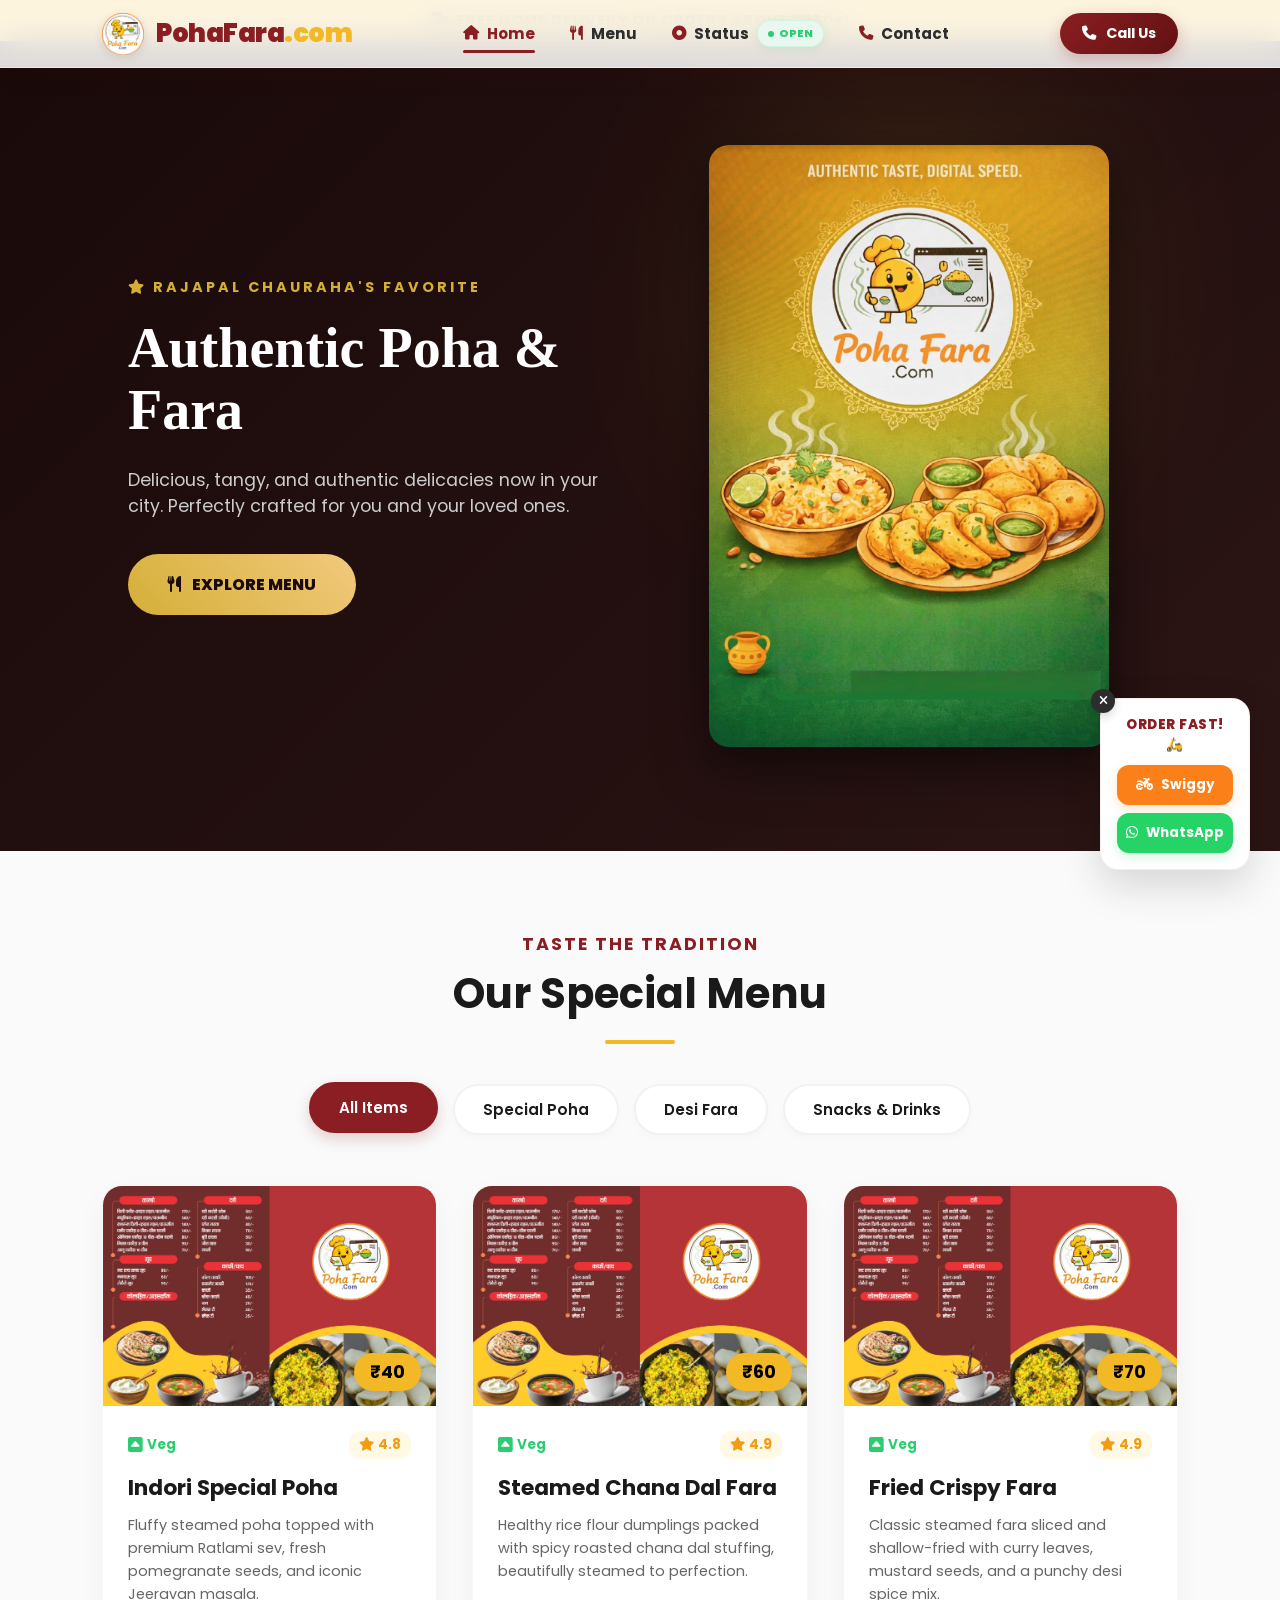
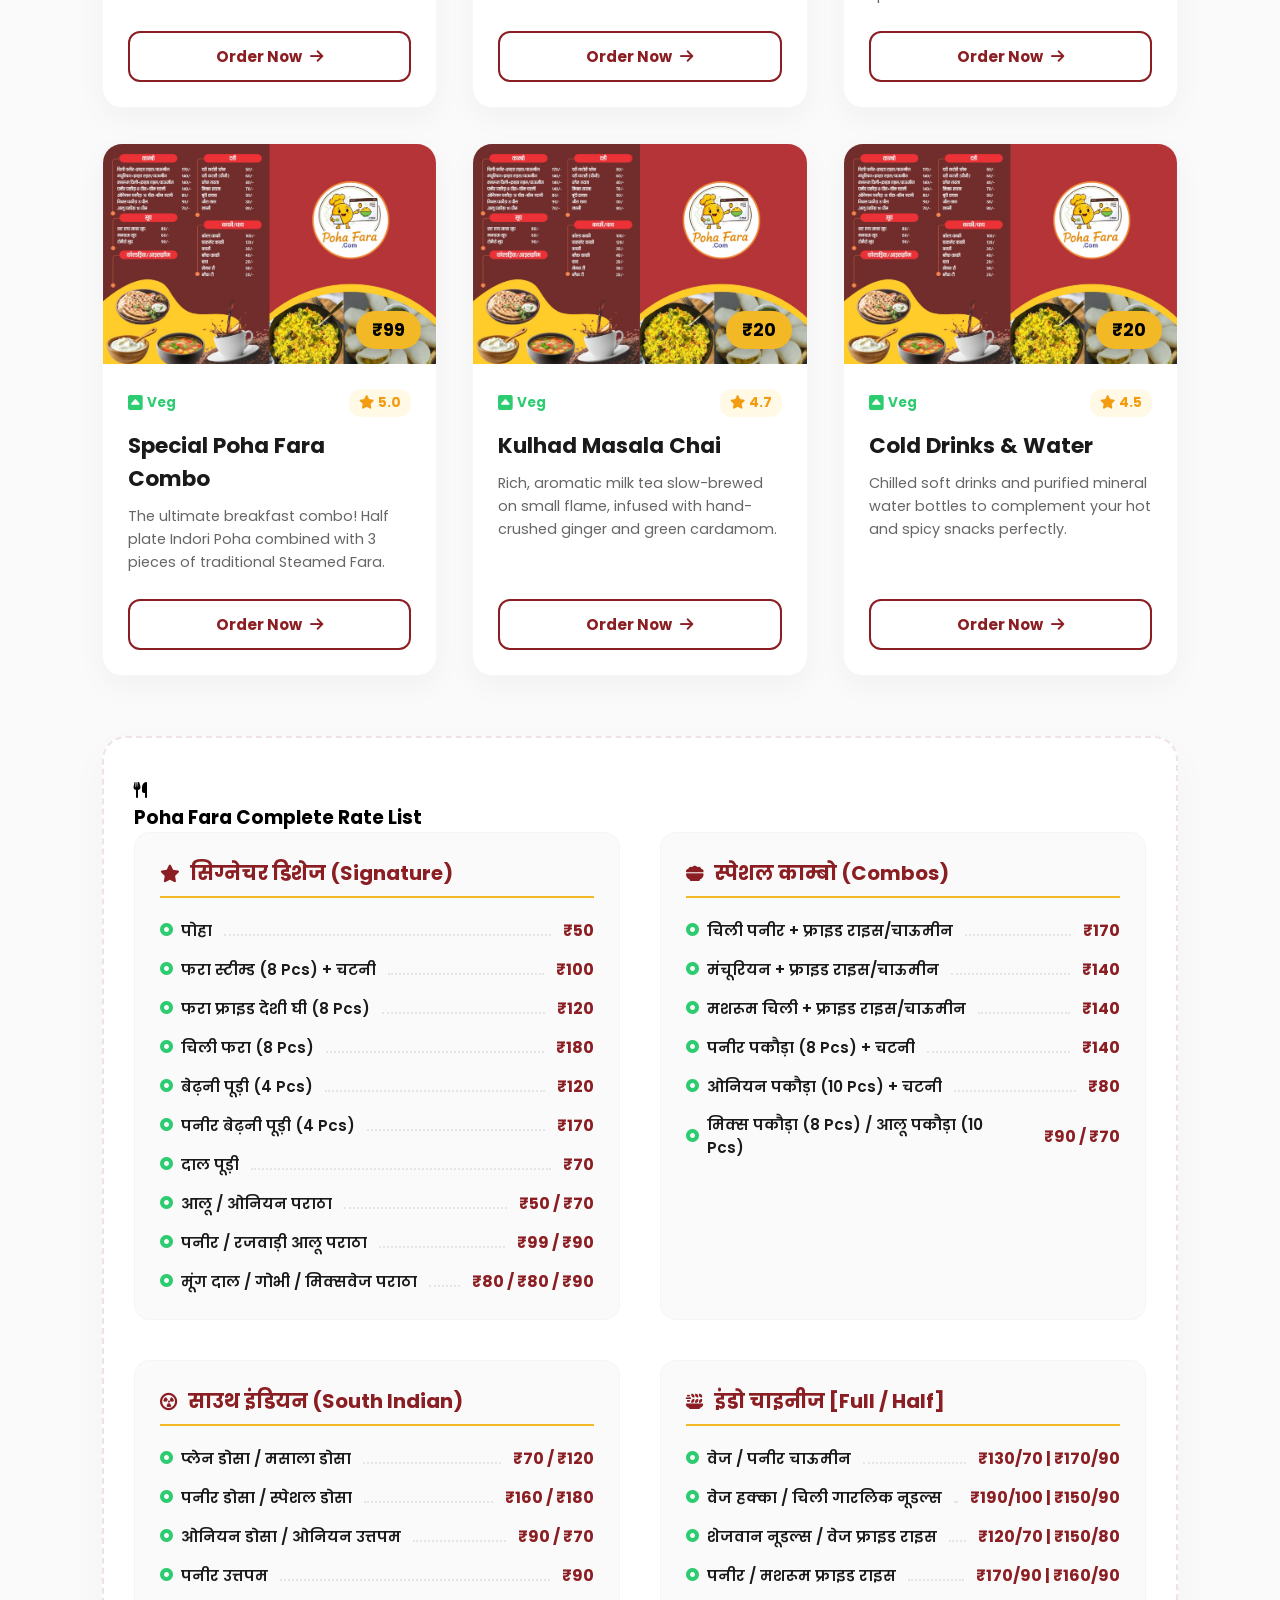
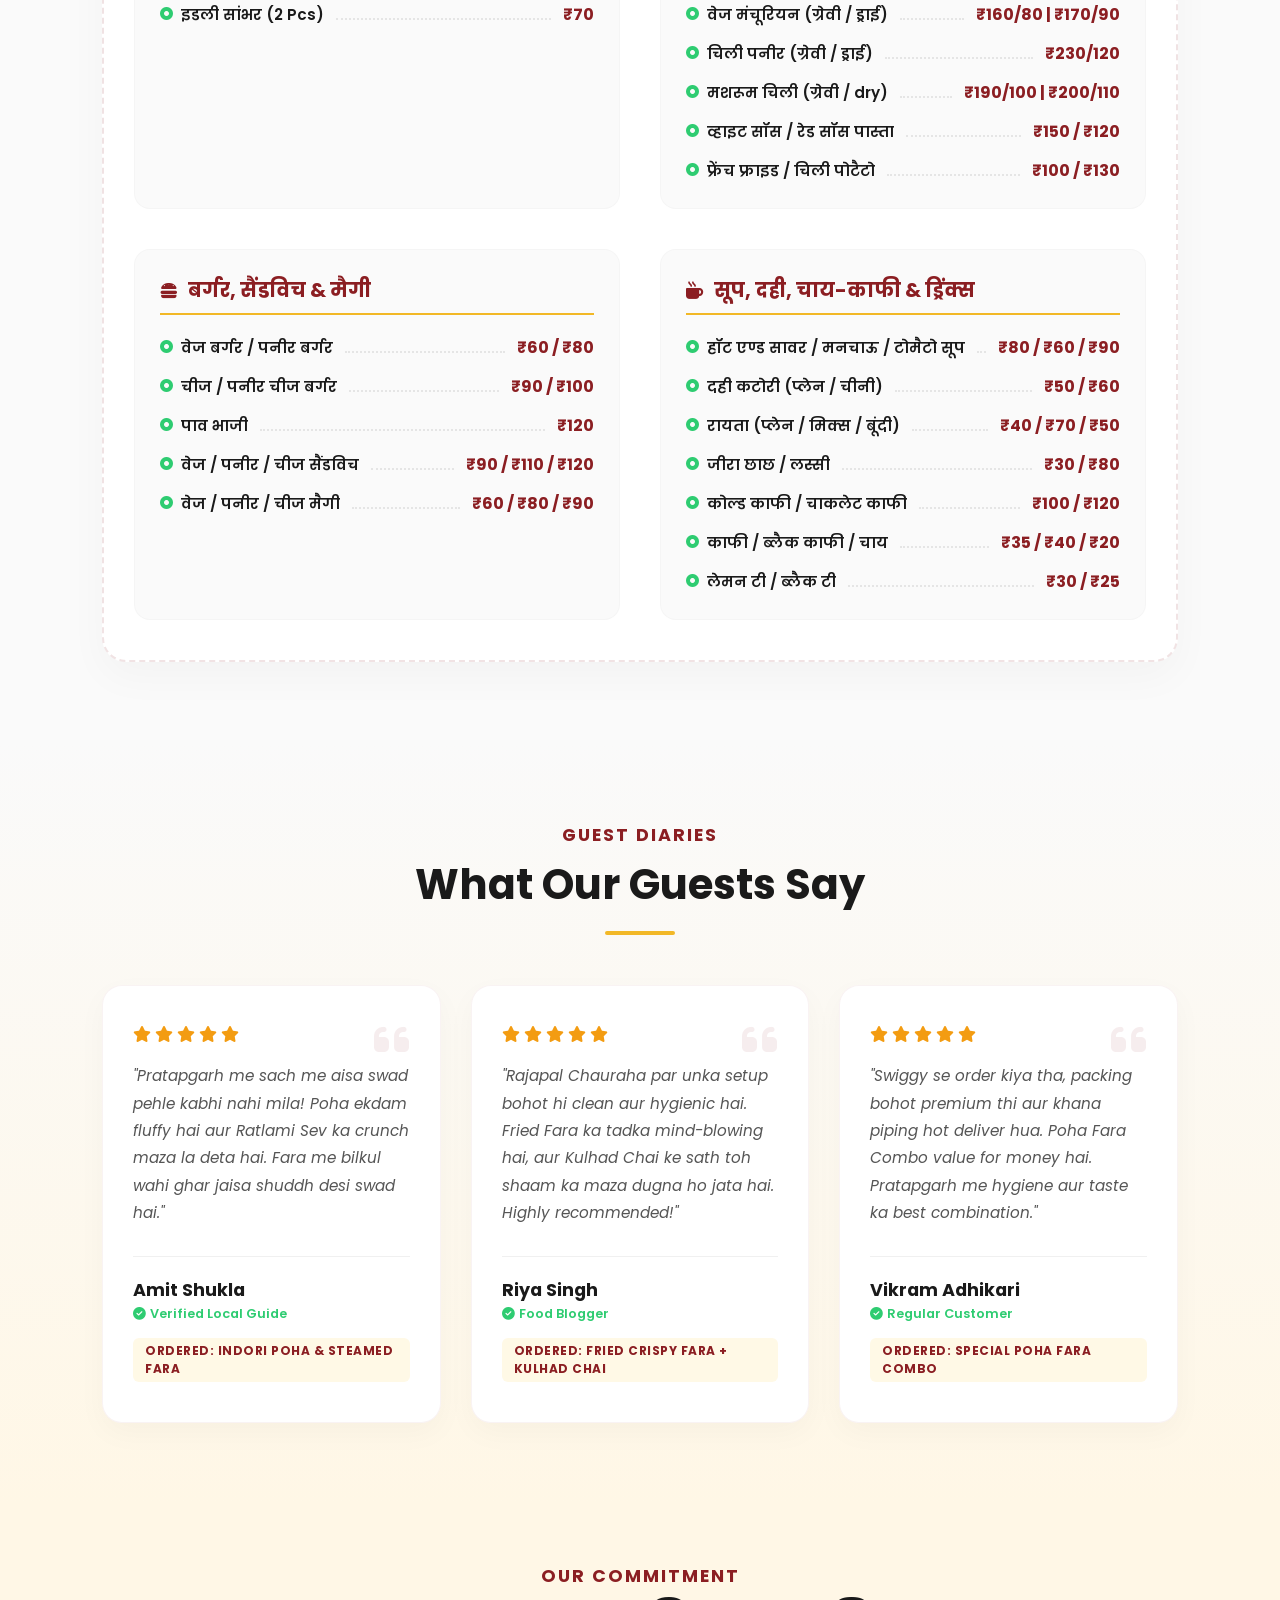
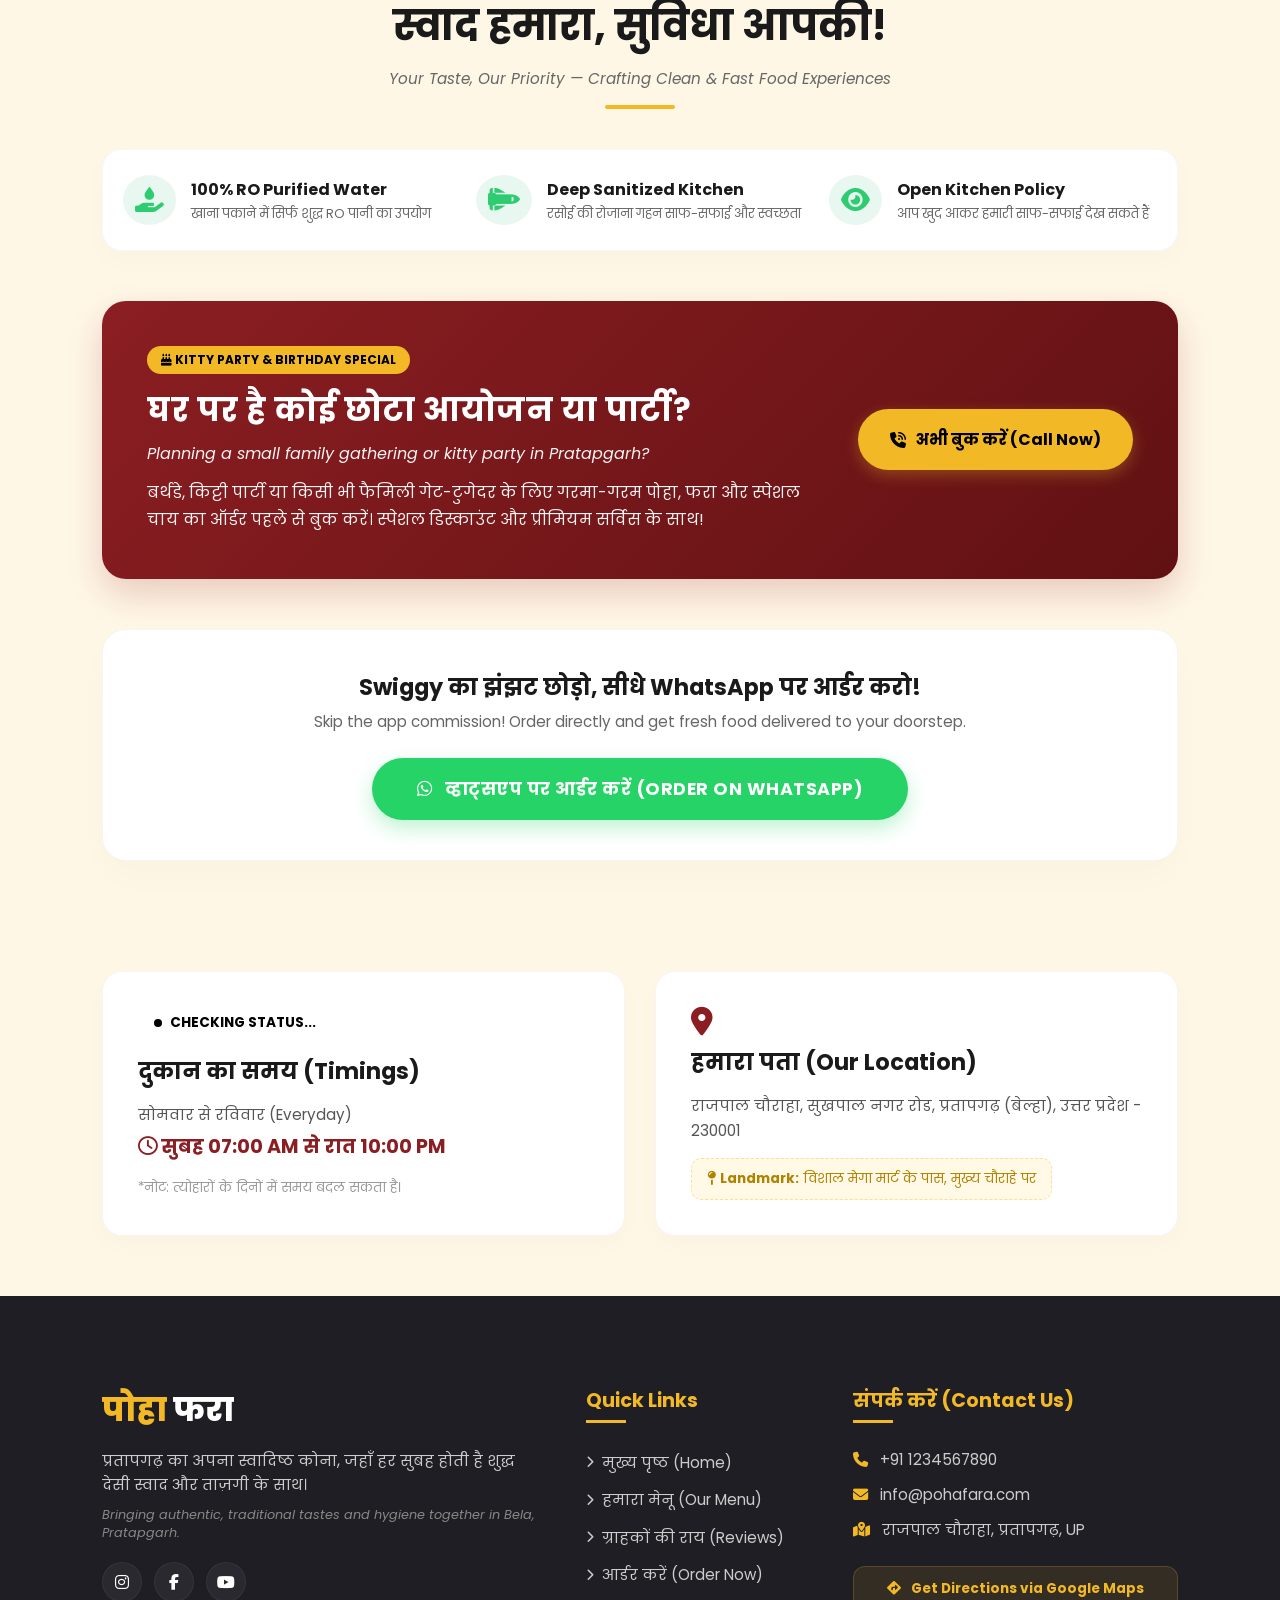
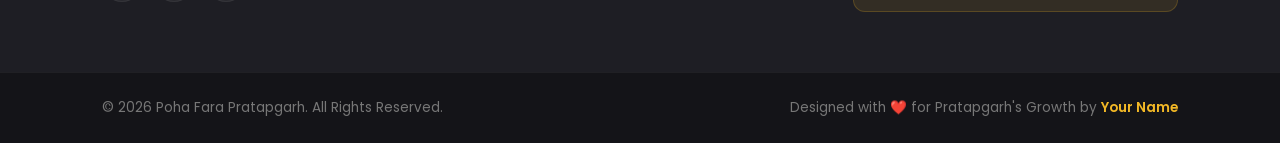
<file: index.html>
<!DOCTYPE html>
<html lang="en">
<head>
    <meta charset="UTF-8">
    <meta name="viewport" content="width=device-width, initial-scale=1.0">
    <title>PohaFara.com - Demo</title>
    <!-- WEB ICON -->
    <link rel="icon" href="images/logo.png" type="image/png">

    <!-- ANIMATE.CSS -->
    <link rel="stylesheet" href="https://cdnjs.cloudflare.com/ajax/libs/animate.css/4.1.1/animate.min.css"/>
    
    <link href="https://fonts.googleapis.com/css2?family=Poppins:wght@400;600;700&display=swap" rel="stylesheet">
    
    <link rel="stylesheet" href="https://cdnjs.cloudflare.com/ajax/libs/font-awesome/6.4.0/css/all.min.css">
    
    <link rel="stylesheet" href="style.css">
</head>
<body>
    <!-- DELIVERY BANNER START -->
    <div class="delivery-banner">
        <i class="fa-solid fa-truck-fast"></i> FREE Home Delivery on Orders Above ₹350+!
    </div>
    <!-- DELIVERY BANNER END -->

    <!-- NAVIGATION START -->
    <nav class="navbar">
    <a href="#" class="logo-container">
        <img src="images/logo.png" alt="PohaFara Logo" class="navbar-logo">
        <span class="logo-text">PohaFara<span>.com</span></span>
    </a>

    <ul class="nav-links">
        <li><a href="#" class="nav-item active"><i class="fa-solid fa-house"></i> <span>Home</span></a></li>
        <li><a href="menu.html" class="nav-item"><i class="fa-solid fa-utensils"></i> <span>Menu</span></a></li>
        <li>
            <a href="#" class="nav-item status-nav-item">
                <i class="fa-solid fa-circle-dot"></i>
                <span>Status</span> <span class="status-badge"><span class="dot"></span>Open</span>
            </a>
        </li>
        <li><a href="contact.html" class="nav-item"><i class="fa-solid fa-phone"></i> <span>Contact</span></a></li>
    </ul>

    <div class="nav-actions">
        <a href="tel:+911234567890" class="nav-call-link" title="Call to Order">
            <i class="fa-solid fa-phone"></i> <span>Call Us</span>
        </a>
    </div>
</nav>
    <!-- NAVIGATION END -->

    <!-- HERO SECTION START -->
     <header class="hero">
    <!-- Left: Content -->
    <div class="hero-content">
        <div class="hero-tagline"><i class="fa-solid fa-star"></i> RAJAPAL CHAURAHA'S FAVORITE</div>
        <h1 class="hero-title">Authentic Poha & Fara</h1>
        <p class="hero-desc">Delicious, tangy, and authentic delicacies now in your city. Perfectly crafted for you and your loved ones.</p>
        
        <div class="hero-actions">
            <a href="#menu" class="btn-primary"><i class="fa-solid fa-utensils"></i> EXPLORE MENU</a>
        </div>
    </div>

    <!-- Right: Image (Will move to bottom on mobile) -->
    <div class="hero-image-area">
        <div class="glow-effect"></div>
        <img src="images/1.jpeg" alt="Poha Fara" class="dish-graphic">
    </div>
</header>
    <!-- HERO SECTION END -->

    <!-- MENU PAGE START -->
     <section class="menu-section" id="menu">
    
    <div class="section-header">
        <p class="sub-title">Taste the Tradition</p>
        <h2>Our Special Menu</h2>
        <div class="title-bar"></div>
    </div>

    <div class="menu-tabs">
        <button class="tab-btn active">All Items</button>
        <button class="tab-btn">Special Poha</button>
        <button class="tab-btn">Desi Fara</button>
        <button class="tab-btn">Snacks & Drinks</button>
    </div>

    <div class="menu-grid">
        
        <div class="food-card">
            <div class="food-img-container">
                <img src="images/WhatsApp Image 2026-07-01 at 1.36.40 PM.jpeg" alt="Indori Special Poha">
                <span class="price-tag">₹40</span>
            </div>
            <div class="food-info">
                <div class="food-meta">
                    <span class="veg-badge"><i class="fa-solid fa-square-caret-up"></i> Veg</span>
                    <span class="rating"><i class="fa-solid fa-star"></i> 4.8</span>
                </div>
                <h3>Indori Special Poha</h3>
                <p>Fluffy steamed poha topped with premium Ratlami sev, fresh pomegranate seeds, and iconic Jeeravan masala.</p>
                <a href="#" class="btn-order-card">Order Now <i class="fa-solid fa-arrow-right"></i></a>
            </div>
        </div>

        <div class="food-card">
            <div class="food-img-container">
                <img src="images/WhatsApp Image 2026-07-01 at 1.36.40 PM.jpeg" alt="Steamed Fara">
                <span class="price-tag">₹60</span>
            </div>
            <div class="food-info">
                <div class="food-meta">
                    <span class="veg-badge"><i class="fa-solid fa-square-caret-up"></i> Veg</span>
                    <span class="rating"><i class="fa-solid fa-star"></i> 4.9</span>
                </div>
                <h3>Steamed Chana Dal Fara</h3>
                <p>Healthy rice flour dumplings packed with spicy roasted chana dal stuffing, beautifully steamed to perfection.</p>
                <a href="#" class="btn-order-card">Order Now <i class="fa-solid fa-arrow-right"></i></a>
            </div>
        </div>

        <div class="food-card">
            <div class="food-img-container">
                <img src="images/WhatsApp Image 2026-07-01 at 1.36.40 PM.jpeg" alt="Fried Fara">
                <span class="price-tag">₹70</span>
            </div>
            <div class="food-info">
                <div class="food-meta">
                    <span class="veg-badge"><i class="fa-solid fa-square-caret-up"></i> Veg</span>
                    <span class="rating"><i class="fa-solid fa-star"></i> 4.9</span>
                </div>
                <h3>Fried Crispy Fara</h3>
                <p>Classic steamed fara sliced and shallow-fried with curry leaves, mustard seeds, and a punchy desi spice mix.</p>
                <a href="#" class="btn-order-card">Order Now <i class="fa-solid fa-arrow-right"></i></a>
            </div>
        </div>

        <div class="food-card">
            <div class="food-img-container">
                <img src="images/WhatsApp Image 2026-07-01 at 1.36.40 PM.jpeg" alt="Special Combo">
                <span class="price-tag">₹99</span>
            </div>
            <div class="food-info">
                <div class="food-meta">
                    <span class="veg-badge"><i class="fa-solid fa-square-caret-up"></i> Veg</span>
                    <span class="rating"><i class="fa-solid fa-star"></i> 5.0</span>
                </div>
                <h3>Special Poha Fara Combo</h3>
                <p>The ultimate breakfast combo! Half plate Indori Poha combined with 3 pieces of traditional Steamed Fara.</p>
                <a href="#" class="btn-order-card">Order Now <i class="fa-solid fa-arrow-right"></i></a>
            </div>
        </div>

        <div class="food-card">
            <div class="food-img-container">
                <img src="images/WhatsApp Image 2026-07-01 at 1.36.40 PM.jpeg" alt="Kulhad Chai">
                <span class="price-tag">₹20</span>
            </div>
            <div class="food-info">
                <div class="food-meta">
                    <span class="veg-badge"><i class="fa-solid fa-square-caret-up"></i> Veg</span>
                    <span class="rating"><i class="fa-solid fa-star"></i> 4.7</span>
                </div>
                <h3>Kulhad Masala Chai</h3>
                <p>Rich, aromatic milk tea slow-brewed on small flame, infused with hand-crushed ginger and green cardamom.</p>
                <a href="#" class="btn-order-card">Order Now <i class="fa-solid fa-arrow-right"></i></a>
            </div>
        </div>

        <div class="food-card">
            <div class="food-img-container">
                <img src="images/WhatsApp Image 2026-07-01 at 1.36.40 PM.jpeg" alt="Cold Drinks">
                <span class="price-tag">₹20</span>
            </div>
            <div class="food-info">
                <div class="food-meta">
                    <span class="veg-badge"><i class="fa-solid fa-square-caret-up"></i> Veg</span>
                    <span class="rating"><i class="fa-solid fa-star"></i> 4.5</span>
                </div>
                <h3>Cold Drinks & Water</h3>
                <p>Chilled soft drinks and purified mineral water bottles to complement your hot and spicy snacks perfectly.</p>
                <a href="#" class="btn-order-card">Order Now <i class="fa-solid fa-arrow-right"></i></a>
            </div>
        </div>

    </div>


    <!-- ==========================================================================
         COMPREHENSIVE DIGITAL PRICE LIST (ALL DISHES FROM MENU)
         ========================================================================== -->
    <div class="full-digital-menu">
        <div class="price-list-title">
            <i class="fa-solid fa-utensils"></i>
            <h3>Poha Fara Complete Rate List</h3>
        </div>

        <div class="menu-categories-grid">
            
            <!-- CATEGORY 1: सिग्नेचर डिशेज -->
            <div class="menu-cat-box">
                <h4><i class="fa-solid fa-star"></i> सिग्नेचर डिशेज (Signature)</h4>
                <div class="cat-items">
                    <div class="menu-line"><span class="item"><i class="fa-solid fa-circle-dot veg"></i> पोहा</span><span class="dots"></span><span class="price">₹50</span></div>
                    <div class="menu-line"><span class="item"><i class="fa-solid fa-circle-dot veg"></i> फरा स्टीम्ड (8 Pcs) + चटनी</span><span class="dots"></span><span class="price">₹100</span></div>
                    <div class="menu-line"><span class="item"><i class="fa-solid fa-circle-dot veg"></i> फरा फ्राइड देशी घी (8 Pcs)</span><span class="dots"></span><span class="price">₹120</span></div>
                    <div class="menu-line"><span class="item"><i class="fa-solid fa-circle-dot veg"></i> चिली फरा (8 Pcs)</span><span class="dots"></span><span class="price">₹180</span></div>
                    <div class="menu-line"><span class="item"><i class="fa-solid fa-circle-dot veg"></i> बेढ़नी पूड़ी (4 Pcs)</span><span class="dots"></span><span class="price">₹120</span></div>
                    <div class="menu-line"><span class="item"><i class="fa-solid fa-circle-dot veg"></i> पनीर बेढ़नी पूड़ी (4 Pcs)</span><span class="dots"></span><span class="price">₹170</span></div>
                    <div class="menu-line"><span class="item"><i class="fa-solid fa-circle-dot veg"></i> दाल पूड़ी</span><span class="dots"></span><span class="price">₹70</span></div>
                    <div class="menu-line"><span class="item"><i class="fa-solid fa-circle-dot veg"></i> आलू / ओनियन पराठा</span><span class="dots"></span><span class="price">₹50 / ₹70</span></div>
                    <div class="menu-line"><span class="item"><i class="fa-solid fa-circle-dot veg"></i> पनीर / रजवाड़ी आलू पराठा</span><span class="dots"></span><span class="price">₹99 / ₹90</span></div>
                    <div class="menu-line"><span class="item"><i class="fa-solid fa-circle-dot veg"></i> मूंग दाल / गोभी / मिक्सवेज पराठा</span><span class="dots"></span><span class="price">₹80 / ₹80 / ₹90</span></div>
                </div>
            </div>

            <!-- CATEGORY 2: काम्बो -->
            <div class="menu-cat-box">
                <h4><i class="fa-solid fa-bowl-food"></i> स्पेशल काम्बो (Combos)</h4>
                <div class="cat-items">
                    <div class="menu-line"><span class="item"><i class="fa-solid fa-circle-dot veg"></i> चिली पनीर + फ्राइड राइस/चाऊमीन</span><span class="dots"></span><span class="price">₹170</span></div>
                    <div class="menu-line"><span class="item"><i class="fa-solid fa-circle-dot veg"></i> मंचूरियन + फ्राइड राइस/चाऊमीन</span><span class="dots"></span><span class="price">₹140</span></div>
                    <div class="menu-line"><span class="item"><i class="fa-solid fa-circle-dot veg"></i> मशरूम चिली + फ्राइड राइस/चाऊमीन</span><span class="dots"></span><span class="price">₹140</span></div>
                    <div class="menu-line"><span class="item"><i class="fa-solid fa-circle-dot veg"></i> पनीर पकौड़ा (8 Pcs) + चटनी</span><span class="dots"></span><span class="price">₹140</span></div>
                    <div class="menu-line"><span class="item"><i class="fa-solid fa-circle-dot veg"></i> ओनियन पकौड़ा (10 Pcs) + चटनी</span><span class="dots"></span><span class="price">₹80</span></div>
                    <div class="menu-line"><span class="item"><i class="fa-solid fa-circle-dot veg"></i> मिक्स पकौड़ा (8 Pcs) / आलू पकौड़ा (10 Pcs)</span><span class="dots"></span><span class="price">₹90 / ₹70</span></div>
                </div>
            </div>

            <!-- CATEGORY 3: साउथ इंडियन -->
            <div class="menu-cat-box">
                <h4><i class="fa-solid fa-circle-radiation"></i> साउथ इंडियन (South Indian)</h4>
                <div class="cat-items">
                    <div class="menu-line"><span class="item"><i class="fa-solid fa-circle-dot veg"></i> प्लेन डोसा / मसाला डोसा</span><span class="dots"></span><span class="price">₹70 / ₹120</span></div>
                    <div class="menu-line"><span class="item"><i class="fa-solid fa-circle-dot veg"></i> पनीर डोसा / स्पेशल डोसा</span><span class="dots"></span><span class="price">₹160 / ₹180</span></div>
                    <div class="menu-line"><span class="item"><i class="fa-solid fa-circle-dot veg"></i> ओनियन डोसा / ओनियन उत्तपम</span><span class="dots"></span><span class="price">₹90 / ₹70</span></div>
                    <div class="menu-line"><span class="item"><i class="fa-solid fa-circle-dot veg"></i> पनीर उत्तपम</span><span class="dots"></span><span class="price">₹90</span></div>
                    <div class="menu-line"><span class="item"><i class="fa-solid fa-circle-dot veg"></i> इडली सांभर (2 Pcs)</span><span class="dots"></span><span class="price">₹70</span></div>
                </div>
            </div>

            <!-- CATEGORY 4: इंडो चाइनीज (With Full/Half Labeling) -->
            <div class="menu-cat-box">
                <h4><i class="fa-solid fa-plate-wheat"></i> इंडो चाइनीज [Full / Half]</h4>
                <div class="cat-items">
                    <div class="menu-line"><span class="item"><i class="fa-solid fa-circle-dot veg"></i> वेज / पनीर चाऊमीन</span><span class="dots"></span><span class="price">₹130/70 | ₹170/90</span></div>
                    <div class="menu-line"><span class="item"><i class="fa-solid fa-circle-dot veg"></i> वेज हक्का / चिली गारलिक नूडल्स</span><span class="dots"></span><span class="price">₹190/100 | ₹150/90</span></div>
                    <div class="menu-line"><span class="item"><i class="fa-solid fa-circle-dot veg"></i> शेजवान नूडल्स / वेज फ्राइड राइस</span><span class="dots"></span><span class="price">₹120/70 | ₹150/80</span></div>
                    <div class="menu-line"><span class="item"><i class="fa-solid fa-circle-dot veg"></i> पनीर / मशरूम फ्राइड राइस</span><span class="dots"></span><span class="price">₹170/90 | ₹160/90</span></div>
                    <div class="menu-line"><span class="item"><i class="fa-solid fa-circle-dot veg"></i> वेज मंचूरियन (ग्रेवी / ड्राई)</span><span class="dots"></span><span class="price">₹160/80 | ₹170/90</span></div>
                    <div class="menu-line"><span class="item"><i class="fa-solid fa-circle-dot veg"></i> चिली पनीर (ग्रेवी / ड्राई)</span><span class="dots"></span><span class="price">₹230/120</span></div>
                    <div class="menu-line"><span class="item"><i class="fa-solid fa-circle-dot veg"></i> मशरूम चिली (ग्रेवी / dry)</span><span class="dots"></span><span class="price">₹190/100 | ₹200/110</span></div>
                    <div class="menu-line"><span class="item"><i class="fa-solid fa-circle-dot veg"></i> व्हाइट सॉस / रेड सॉस पास्ता</span><span class="dots"></span><span class="price">₹150 / ₹120</span></div>
                    <div class="menu-line"><span class="item"><i class="fa-solid fa-circle-dot veg"></i> फ्रेंच फ्राइड / चिली पोटैटो</span><span class="dots"></span><span class="price">₹100 / ₹130</span></div>
                </div>
            </div>

            <!-- CATEGORY 5: बर्गर, सैंडविच & मैगी -->
            <div class="menu-cat-box">
                <h4><i class="fa-solid fa-burger"></i> बर्गर, सैंडविच & मैगी</h4>
                <div class="cat-items">
                    <div class="menu-line"><span class="item"><i class="fa-solid fa-circle-dot veg"></i> वेज बर्गर / पनीर बर्गर</span><span class="dots"></span><span class="price">₹60 / ₹80</span></div>
                    <div class="menu-line"><span class="item"><i class="fa-solid fa-circle-dot veg"></i> चीज / पनीर चीज बर्गर</span><span class="dots"></span><span class="price">₹90 / ₹100</span></div>
                    <div class="menu-line"><span class="item"><i class="fa-solid fa-circle-dot veg"></i> पाव भाजी</span><span class="dots"></span><span class="price">₹120</span></div>
                    <div class="menu-line"><span class="item"><i class="fa-solid fa-circle-dot veg"></i> वेज / पनीर / चीज सैंडविच</span><span class="dots"></span><span class="price">₹90 / ₹110 / ₹120</span></div>
                    <div class="menu-line"><span class="item"><i class="fa-solid fa-circle-dot veg"></i> वेज / पनीर / चीज मैगी</span><span class="dots"></span><span class="price">₹60 / ₹80 / ₹90</span></div>
                </div>
            </div>

            <!-- CATEGORY 6: सूप, दही & चाय-काफी -->
            <div class="menu-cat-box">
                <h4><i class="fa-solid fa-mug-hot"></i> सूप, दही, चाय-काफी & ड्रिंक्स</h4>
                <div class="cat-items">
                    <div class="menu-line"><span class="item"><i class="fa-solid fa-circle-dot veg"></i> हॉट एण्ड सावर / मनचाऊ / टोमैटो सूप</span><span class="dots"></span><span class="price">₹80 / ₹60 / ₹90</span></div>
                    <div class="menu-line"><span class="item"><i class="fa-solid fa-circle-dot veg"></i> दही कटोरी (प्लेन / चीनी)</span><span class="dots"></span><span class="price">₹50 / ₹60</span></div>
                    <div class="menu-line"><span class="item"><i class="fa-solid fa-circle-dot veg"></i> रायता (प्लेन / मिक्स / बूंदी)</span><span class="dots"></span><span class="price">₹40 / ₹70 / ₹50</span></div>
                    <div class="menu-line"><span class="item"><i class="fa-solid fa-circle-dot veg"></i> जीरा छाछ / लस्सी</span><span class="dots"></span><span class="price">₹30 / ₹80</span></div>
                    <div class="menu-line"><span class="item"><i class="fa-solid fa-circle-dot veg"></i> कोल्ड काफी / चाकलेट काफी</span><span class="dots"></span><span class="price">₹100 / ₹120</span></div>
                    <div class="menu-line"><span class="item"><i class="fa-solid fa-circle-dot veg"></i> काफी / ब्लैक काफी / चाय</span><span class="dots"></span><span class="price">₹35 / ₹40 / ₹20</span></div>
                    <div class="menu-line"><span class="item"><i class="fa-solid fa-circle-dot veg"></i> लेमन टी / ब्लैक टी</span><span class="dots"></span><span class="price">₹30 / ₹25</span></div>
                </div>
            </div>

        </div>
    </div>
     </section>
     <!-- MENU PAGE END -->

    <!-- REVIEW PAGE START -->
     <!-- ==========================================================================
     Step 4: 5-Star Hotel Style Review Section
     ========================================================================== -->
<section class="reviews-section" id="reviews">
    <!-- Section Title -->
    <div class="section-header">
        <p class="sub-title">Guest Diaries</p>
        <h2>What Our Guests Say</h2>
        <div class="title-bar"></div>
    </div>

    <!-- Reviews Grid Layout -->
    <div class="reviews-container">
        
        <!-- Review Card 1 -->
        <div class="review-card animate__animated animate__fadeInUp">
            <div class="quote-icon"><i class="fa-solid fa-quote-left"></i></div>
            <div class="rating-stars">
                <i class="fa-solid fa-star"></i>
                <i class="fa-solid fa-star"></i>
                <i class="fa-solid fa-star"></i>
                <i class="fa-solid fa-star"></i>
                <i class="fa-solid fa-star"></i>
            </div>
            <p class="review-text">
                "Pratapgarh me sach me aisa swad pehle kabhi nahi mila! Poha ekdam fluffy hai aur Ratlami Sev ka crunch maza la deta hai. Fara me bilkul wahi ghar jaisa shuddh desi swad hai."
            </p>
            <div class="reviewer-info">
                <div class="reviewer-details">
                    <h4>Amit Shukla</h4>
                    <p class="reviewer-tag"><i class="fa-solid fa-circle-check"></i> Verified Local Guide</p>
                </div>
            </div>
            <span class="ordered-tag">Ordered: Indori Poha & Steamed Fara</span>
        </div>

        <!-- Review Card 2 -->
        <div class="review-card animate__animated animate__fadeInUp animate__delay-1s">
            <div class="quote-icon"><i class="fa-solid fa-quote-left"></i></div>
            <div class="rating-stars">
                <i class="fa-solid fa-star"></i>
                <i class="fa-solid fa-star"></i>
                <i class="fa-solid fa-star"></i>
                <i class="fa-solid fa-star"></i>
                <i class="fa-solid fa-star"></i>
            </div>
            <p class="review-text">
                "Rajapal Chauraha par unka setup bohot hi clean aur hygienic hai. Fried Fara ka tadka mind-blowing hai, aur Kulhad Chai ke sath toh shaam ka maza dugna ho jata hai. Highly recommended!"
            </p>
            <div class="reviewer-info">
                <div class="reviewer-details">
                    <h4>Riya Singh</h4>
                    <p class="reviewer-tag"><i class="fa-solid fa-circle-check"></i> Food Blogger</p>
                </div>
            </div>
            <span class="ordered-tag">Ordered: Fried Crispy Fara + Kulhad Chai</span>
        </div>

        <!-- Review Card 3 -->
        <div class="review-card animate__animated animate__fadeInUp animate__delay-2s">
            <div class="quote-icon"><i class="fa-solid fa-quote-left"></i></div>
            <div class="rating-stars">
                <i class="fa-solid fa-star"></i>
                <i class="fa-solid fa-star"></i>
                <i class="fa-solid fa-star"></i>
                <i class="fa-solid fa-star"></i>
                <i class="fa-solid fa-star"></i>
            </div>
            <p class="review-text">
                "Swiggy se order kiya tha, packing bohot premium thi aur khana piping hot deliver hua. Poha Fara Combo value for money hai. Pratapgarh me hygiene aur taste ka best combination."
            </p>
            <div class="reviewer-info">
                <div class="reviewer-details">
                    <h4>Vikram Adhikari</h4>
                    <p class="reviewer-tag"><i class="fa-solid fa-circle-check"></i> Regular Customer</p>
                </div>
            </div>
            <span class="ordered-tag">Ordered: Special Poha Fara Combo</span>
        </div>

    </div>
</section>
    <!-- REVIEW PAGE END -->


    <!-- OUR COMMITMENT PAGE START -->
    <!-- ==========================================================================
     Step 5: Local Trust & Convenience Booster (Bilingual Style)
     ========================================================================== -->
<section class="local-booster-section">
    
    <!-- Section Header (Hindi + English Headline) -->
    <div class="section-header">
        <p class="sub-title">Our Commitment</p>
        <h2>स्वाद हमारा, सुविधा आपकी!</h2>
        <p class="bilingual-sub">Your Taste, Our Priority — Crafting Clean & Fast Food Experiences</p>
        <div class="title-bar"></div>
    </div>

    <!-- Part A: Hygiene & Quality Badges (Shuddh Desi Vishwas) -->
    <div class="hygiene-bar animate__animated animate__fadeIn">
        <div class="badge-item">
            <i class="fa-solid fa-hand-holding-droplet"></i>
            <div>
                <span>100% RO Purified Water</span>
                <small>खाना पकाने में सिर्फ शुद्ध RO पानी का उपयोग</small>
            </div>
        </div>
        <div class="badge-item">
            <i class="fa-solid fa-shuttle-space"></i>
            <div>
                <span>Deep Sanitized Kitchen</span>
                <small>रसोई की रोजाना गहन साफ-सफाई और स्वच्छता</small>
            </div>
        </div>
        <div class="badge-item">
            <i class="fa-solid fa-eye"></i>
            <div>
                <span>Open Kitchen Policy</span>
                <small>आप खुद आकर हमारी साफ-सफाई देख सकते हैं</small>
            </div>
        </div>
    </div>

    <!-- Part B: Catering & Bulk Party Orders Banner (Bada Business Layout) -->
    <div class="catering-banner">
        <div class="catering-content">
            <span class="party-tag"><i class="fa-solid fa-cake-candles"></i> Kitty Party & Birthday Special</span>
            <h3>घर पर है कोई छोटा आयोजन या पार्टी?</h3>
            <p class="eng-text-sub">Planning a small family gathering or kitty party in Pratapgarh?</p>
            <p>बर्थडे, किट्टी पार्टी या किसी भी फैमिली गेट-टुगेदर के लिए गरमा-गरम पोहा, फरा और स्पेशल चाय का ऑर्डर पहले से बुक करें। स्पेशल डिस्काउंट और प्रीमियम सर्विस के साथ!</p>
        </div>
        <div class="catering-action">
            <a href="tel:+911234567890" class="btn-catering-call">
                <i class="fa-solid fa-phone-volume"></i> अभी बुक करें (Call Now)
            </a>
        </div>
    </div>

    <!-- Part C: Instant WhatsApp Ordering Hub (Bina App Ka Jhanjhat) -->
    <div class="whatsapp-order-hub">
        <div class="wa-text">
            <h4>Swiggy का झंझट छोड़ो, सीधे WhatsApp पर आर्डर करो!</h4>
            <p>Skip the app commission! Order directly and get fresh food delivered to your doorstep.</p>
        </div>
        <!-- Replace number with real phone number -->
        <a href="https://wa.me/911234567890?text=Hello%20PohaFara,%20mujhe%20order%20place%20karna%20hai" target="_blank" class="btn-whatsapp-glow">
            <i class="fa-brands fa-whatsapp"></i> व्हाट्सएप पर आर्डर करें (ORDER ON WHATSAPP)
        </a>
    </div>
</section>
<!-- OUR COMMITMENT PAGE END -->


<!-- TIMINGS AND ADDRESS START -->
<!-- ==========================================================================
     Step 6: Live Status & Local Landmarks (Pratapgarh Special Connection)
     ========================================================================== -->
<section class="local-connect-section">
    <div class="connect-grid">
        
        <!-- Box 1: Dynamic Timing & Live Status -->
        <div class="connect-box timing-box">
            <div class="status-indicator" id="shopStatus">
                <!-- JS updates this dynamically -->
                <span class="status-dot"></span> <span class="status-text">Checking Status...</span>
            </div>
            <h3>दुकान का समय (Timings)</h3>
            <p class="days">सोमवार से रविवार (Everyday)</p>
            <p class="hours"><i class="fa-regular fa-clock"></i> सुबह 07:00 AM से रात 10:00 PM</p>
            <small>*नोट: त्योहारों के दिनों में समय बदल सकता है।</small>
        </div>

        <!-- Box 2: Local Landmarks & Address -->
        <div class="connect-box address-box">
            <div class="loc-icon"><i class="fa-solid fa-location-dot"></i></div>
            <h3>हमारा पता (Our Location)</h3>
            <p class="main-addr">राजपाल चौराहा, सुखपाल नगर रोड, प्रतापगढ़ (बेल्हा), उत्तर प्रदेश - 230001</p>
            <div class="landmark-tag">
                <i class="fa-solid fa-map-pin"></i> <strong>Landmark:</strong> विशाल मेगा मार्ट के पास, मुख्य चौराहे पर
            </div>
        </div>

    </div>
</section>
<!-- TIMINGS AND ADDRESS END -->

<!-- FOOTER START -->
 <!-- ==========================================================================
     Step 7: Creative & Premium Bilingual Footer Section
     ========================================================================== -->
<footer class="main-footer">
    <div class="footer-top-wave"></div>
    
    <div class="footer-container">
        <!-- Column 1: Brand Pitch -->
        <div class="footer-col brand-col">
            <h2 class="footer-logo">पोहा <span>फरा</span></h2>
            <p class="bilingual-footer-text">
                प्रतापगढ़ का अपना स्वादिष्ठ कोना, जहाँ हर सुबह होती है शुद्ध देसी स्वाद और ताज़गी के साथ। 
            </p>
            <p class="eng-footer-sub">Bringing authentic, traditional tastes and hygiene together in Bela, Pratapgarh.</p>
            <div class="footer-socials">
                <a href="#" target="_blank" class="social-icon"><i class="fa-brands fa-instagram"></i></a>
                <a href="#" target="_blank" class="social-icon"><i class="fa-brands fa-facebook-f"></i></a>
                <a href="#" target="_blank" class="social-icon"><i class="fa-brands fa-youtube"></i></a>
            </div>
        </div>

        <!-- Column 2: Quick Links -->
        <div class="footer-col links-col">
            <h3>Quick Links</h3>
            <ul>
                <li><a href="#hero"><i class="fa-solid fa-chevron-right"></i> मुख्य पृष्ठ (Home)</a></li>
                <li><a href="#menu"><i class="fa-solid fa-chevron-right"></i> हमारा मेनू (Our Menu)</a></li>
                <li><a href="#reviews"><i class="fa-solid fa-chevron-right"></i> ग्राहकों की राय (Reviews)</a></li>
                <li><a href="https://wa.me/911234567890" target="_blank"><i class="fa-solid fa-chevron-right"></i> आर्डर करें (Order Now)</a></li>
            </ul>
        </div>

        <!-- Column 3: Contact & Direction Hub -->
        <div class="footer-col contact-col">
            <h3>संपर्क करें (Contact Us)</h3>
            <div class="contact-meta">
                <p><i class="fa-solid fa-phone"></i> <a href="tel:+911234567890">+91 1234567890</a></p>
                <p><i class="fa-solid fa-envelope"></i> info@pohafara.com</p>
                <p><i class="fa-solid fa-map-location-dot"></i> राजपाल चौराहा, प्रतापगढ़, UP</p>
            </div>
            <!-- Creative Quick Direction Map Trigger -->
            <a href="https://maps.google.com" target="_blank" class="map-trigger-btn">
                <i class="fa-solid fa-diamond-turn-right"></i> Get Directions via Google Maps
            </a>
        </div>
    </div>

    <!-- Footer Bottom: Legal & Developer Credit -->
    <div class="footer-bottom">
        <div class="bottom-content">
            <p>&copy; 2026 Poha Fara Pratapgarh. All Rights Reserved.</p>
            <p class="dev-credit">Designed with ❤️ for Pratapgarh's Growth by <a href="#" target="_blank">Your Name</a></p>
        </div>
    </div>
</footer>
<!-- FOOTER END -->

<!-- FLOATING DELIVERY POP=UP START -->
 <div class="floating-delivery-widget" id="deliveryWidget">
    <button class="widget-close-btn" onclick="closeDeliveryWidget()" aria-label="Close widget">
        <i class="fa-solid fa-xmark"></i>
    </button>
    
    <p class="widget-title">Order Fast! 🛵</p>
    
    <div class="widget-actions">
        <a href="#" target="_blank" class="widget-btn swiggy-btn">
            <i class="fa-solid fa-motorcycle"></i> Swiggy
        </a>
        <a href="https://wa.me/911234567890" target="_blank" class="widget-btn whatsapp-btn">
            <i class="fa-brands fa-whatsapp"></i> WhatsApp
        </a>
    </div>
</div>
<!-- FLOATING DELIVERY POP=UP END -->


<script>
        function closeDeliveryWidget() {
            const widget = document.getElementById("deliveryWidget");
            if (widget) {
                widget.style.transition = "all 0.3s ease";
                widget.style.opacity = "0";
                widget.style.transform = "translateX(100px) scale(0.8)";
                setTimeout(() => {
                    widget.style.display = "none";
                }, 300);
            }
        }
    </script>
</body>
</html>
</file>
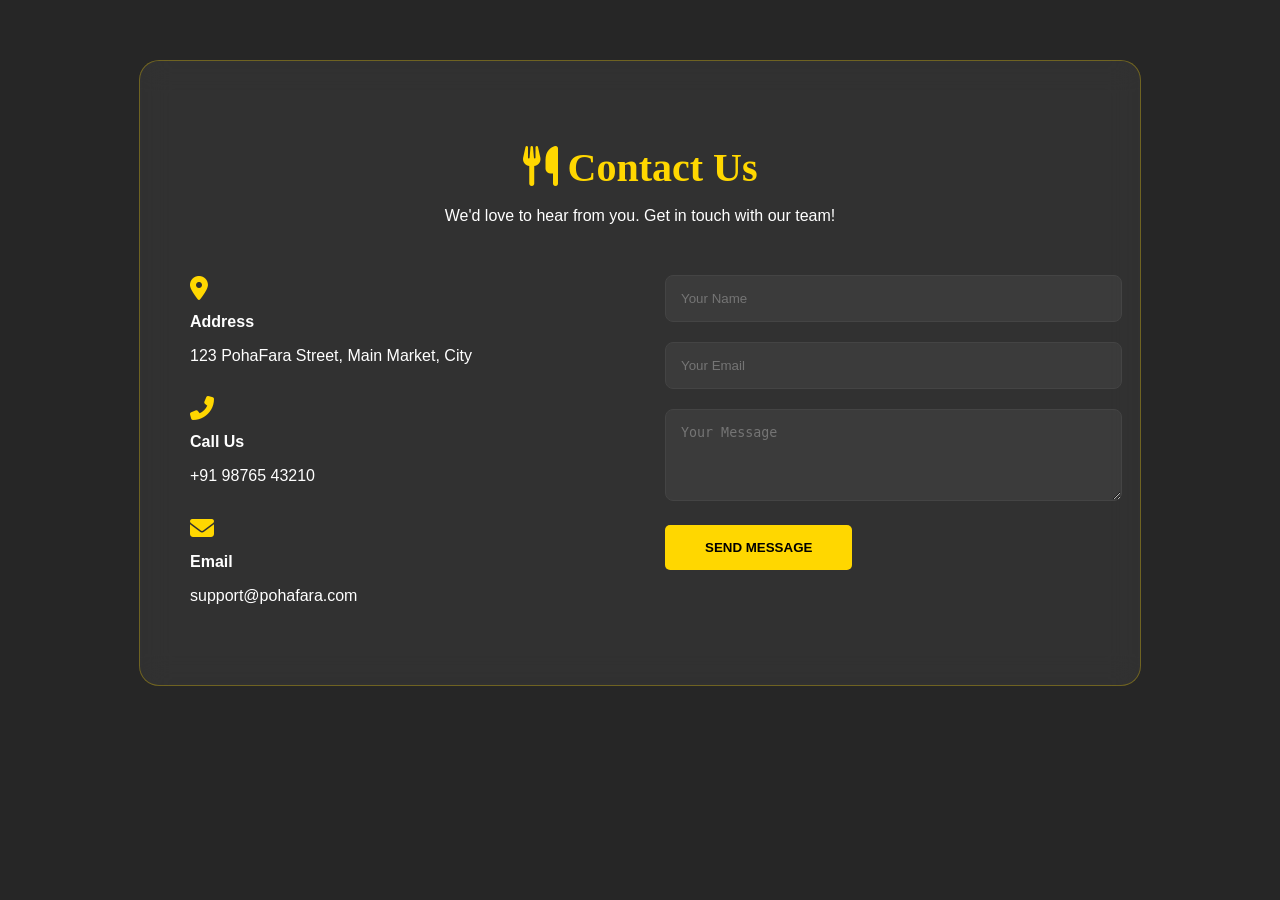
<file: contact.html>
<!DOCTYPE html>
<html lang="hi">
<head>
    <!-- WEB ICON -->
    <link rel="icon" href="images/logo.png" type="image/png">
    <link rel="stylesheet" href="https://cdnjs.cloudflare.com/ajax/libs/font-awesome/6.4.0/css/all.min.css">
    <style>
        /* Background aur overlay effect */
        body { 
            background: #0f0f0f; 
            color: #fff; 
            font-family: 'Poppins', sans-serif; 
            margin: 0; padding: 60px 20px;
            background: linear-gradient(rgba(0,0,0,0.85), rgba(0,0,0,0.85)), 
                        url('https://images.unsplash.com/photo-1555396273-367ea4eb4db5?ixlib=rb-4.0.3&auto=format&fit=crop&w=1500&q=80');
            background-size: cover;
            background-attachment: fixed;
        }

        .contact-section { max-width: 900px; margin: auto; background: rgba(255, 255, 255, 0.05); padding: 50px; border-radius: 20px; backdrop-filter: blur(15px); border: 1px solid rgba(255,215,0,0.3); }
        
        .header-text { text-align: center; margin-bottom: 50px; }
        .title { font-family: 'Playfair Display', serif; font-size: 2.5rem; color: #ffd700; margin-bottom: 10px; }
        
        .layout { display: grid; grid-template-columns: 1fr 1fr; gap: 50px; }

        /* Icon styling */
        .info-group { margin-bottom: 30px; }
        .icon-box { color: #ffd700; font-size: 1.5rem; margin-bottom: 10px; }
        
        /* Input Field Design */
        input, textarea { 
            width: 100%; background: rgba(255,255,255,0.05); border: 1px solid #444; 
            padding: 15px; color: white; margin-bottom: 20px; border-radius: 8px;
        }
        
        .submit-btn { 
            background: #ffd700; color: #000; padding: 15px 40px; border: none; 
            cursor: pointer; font-weight: bold; border-radius: 5px; transition: 0.3s;
        }
        .submit-btn:hover { background: #fff; transform: scale(1.05); }

        @media (max-width: 768px) { .layout { grid-template-columns: 1fr; } }
    </style>
</head>
<body>

<section class="contact-section">
    <div class="header-text">
        <h1 class="title"><i class="fas fa-utensils"></i> Contact Us</h1>
        <p>We'd love to hear from you. Get in touch with our team!</p>
    </div>

    <div class="layout">
        <div>
            <div class="info-group">
                <div class="icon-box"><i class="fas fa-map-marker-alt"></i></div>
                <strong>Address</strong><p>123 PohaFara Street, Main Market, City</p>
            </div>
            <div class="info-group">
                <div class="icon-box"><i class="fas fa-phone-alt"></i></div>
                <strong>Call Us</strong><p>+91 98765 43210</p>
            </div>
            <div class="info-group">
                <div class="icon-box"><i class="fas fa-envelope"></i></div>
                <strong>Email</strong><p>support@pohafara.com</p>
            </div>
        </div>

        <form>
            <input type="text" placeholder="Your Name">
            <input type="email" placeholder="Your Email">
            <textarea placeholder="Your Message" rows="4"></textarea>
            <button class="submit-btn">SEND MESSAGE</button>
        </form>
    </div>
</section>

</body>
</html>
</file>
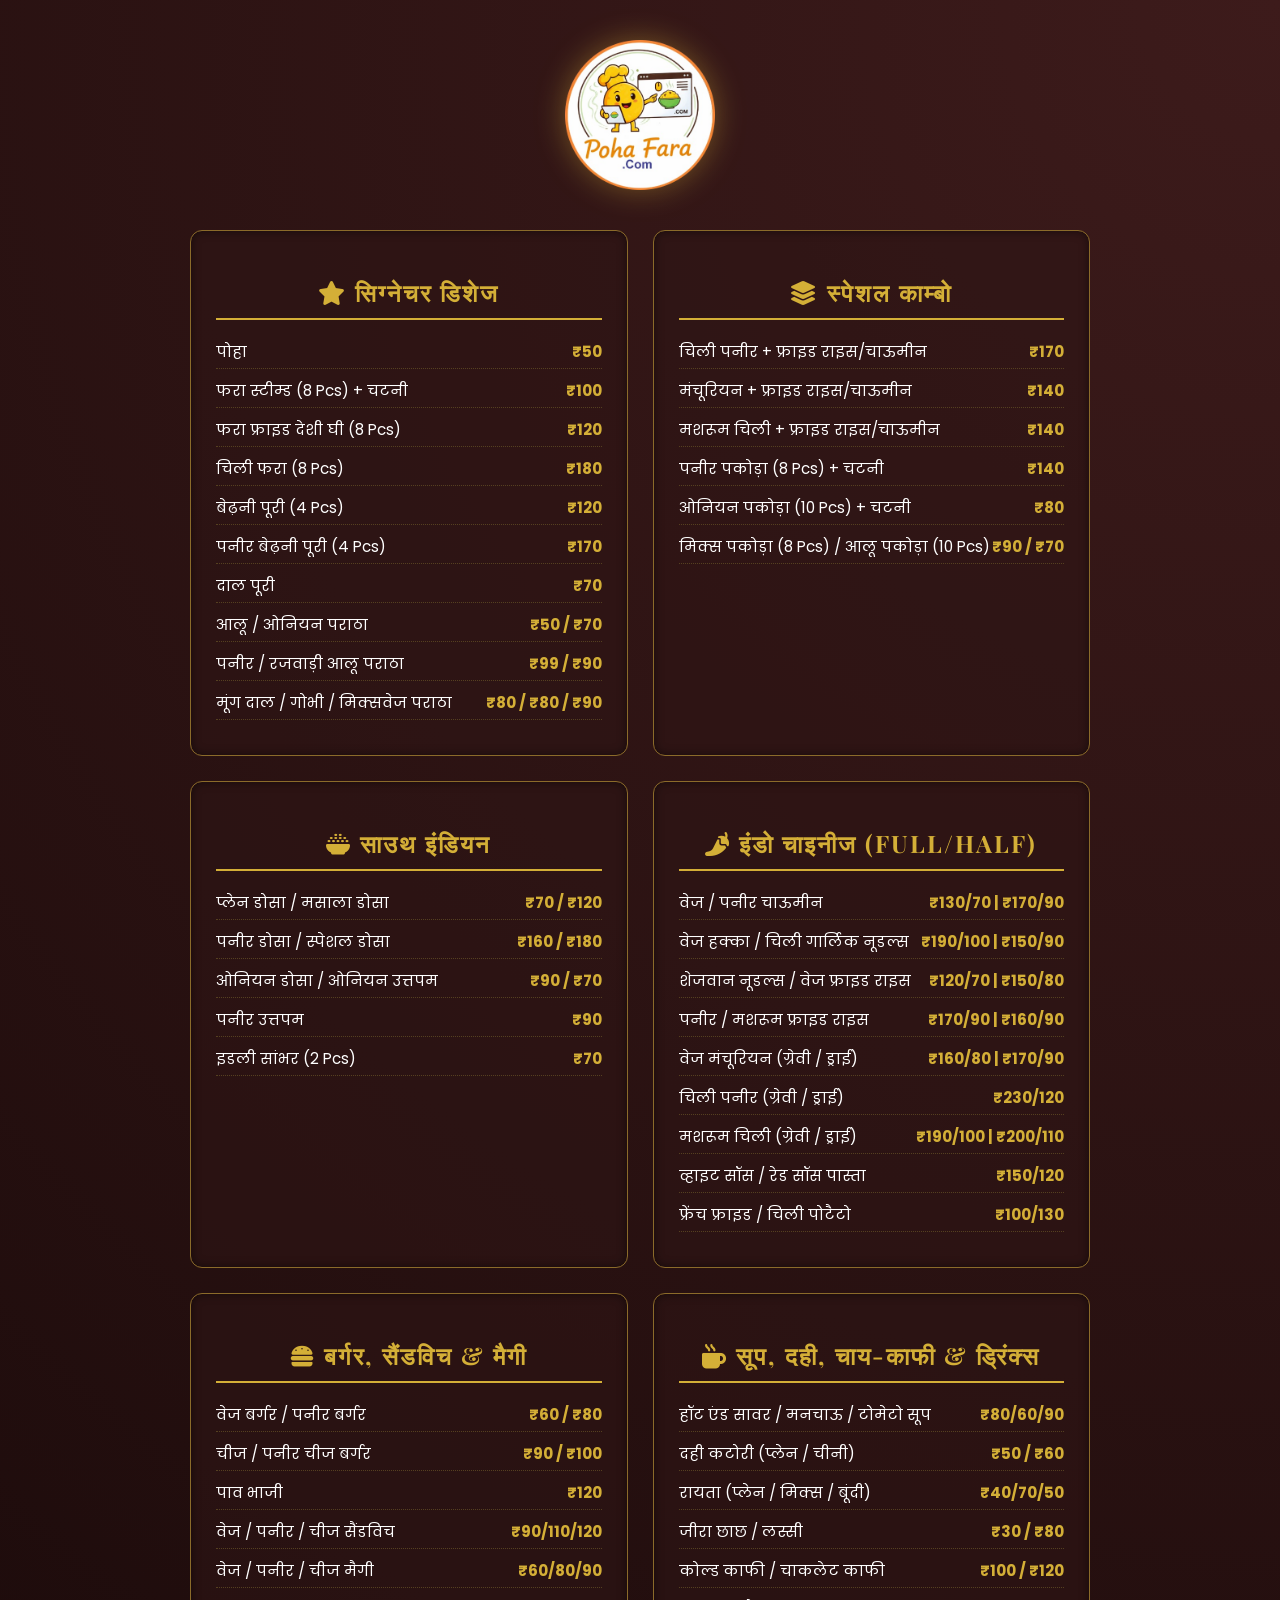
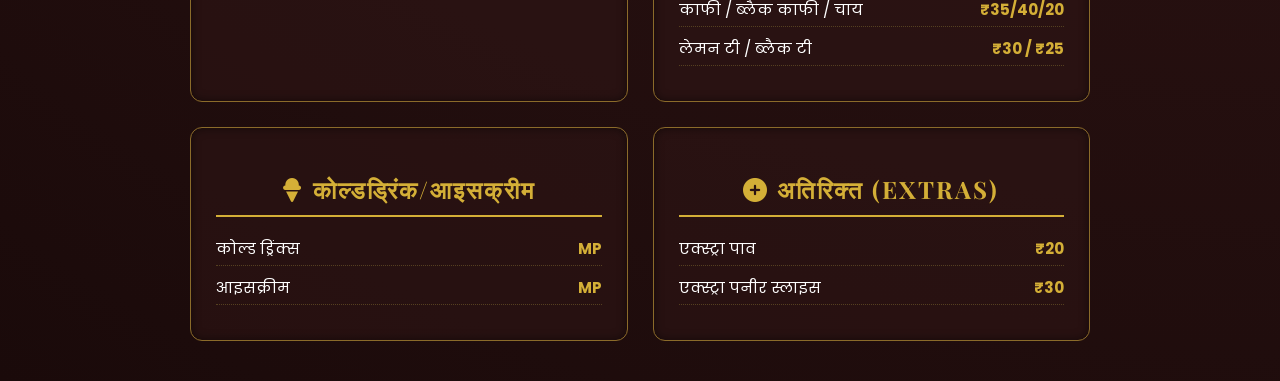
<file: menu.html>
<!DOCTYPE html>
<html lang="hi">
<head>
    <meta charset="UTF-8">
    <title>Premium Menu | PohaFara</title>
    <!-- WEB ICON -->
    <link rel="icon" href="images/logo.png" type="image/png">

    <!-- ICONS -->
    <link rel="stylesheet" href="https://cdnjs.cloudflare.com/ajax/libs/font-awesome/6.4.0/css/all.min.css">

    <style>
    @import url('https://fonts.googleapis.com/css2?family=Playfair+Display:wght@700&family=Poppins:wght@300;400&display=swap');

    /* 1. Rich Velvet Background */
    body { 
        background: #1a0a0a; /* Deep dark base */
        background-image: radial-gradient(circle at top right, #3d1b1b, #1a0a0a);
        color: #e0d0a7; 
        font-family: 'Poppins', sans-serif; 
        padding: 40px 20px; 
        margin: 0;
    }

    /* 2. Logo with Glow Effect */
    .logo { 
        width: 150px; 
        margin: 0 auto 40px; 
        display: block; 
        filter: drop-shadow(0 0 15px rgba(212, 175, 55, 0.4));
    }

    .menu-container { max-width: 900px; margin: auto; }

    /* 3. Modern Grid */
    .category-grid { display: grid; grid-template-columns: repeat(2, 1fr); gap: 25px; }

    /* 4. Elegant Box Design */
    .category-box { 
        background: rgba(45, 20, 20, 0.6); 
        padding: 25px; 
        border-radius: 12px; 
        border: 1px solid #8b6b2a; 
        box-shadow: inset 0 0 10px rgba(0,0,0,0.5);
    }

    /* 5. Gold Title Styling */
    .cat-title { 
        font-family: 'Playfair Display', serif; 
        color: #d4af37; /* Metallic Gold */
        font-size: 1.5rem; 
        margin-bottom: 20px; 
        text-align: center; 
        text-transform: uppercase;
        letter-spacing: 2px;
        border-bottom: 2px double #d4af37;
        padding-bottom: 10px;
    }

    .menu-item { 
        display: flex; justify-content: space-between; 
        margin-bottom: 10px; border-bottom: 1px dotted #554020;
        padding-bottom: 5px;
    }
    .name { font-size: 0.95rem; color: #fff; }
    .price { color: #d4af37; font-weight: bold; font-size: 0.95rem; }

    /* Responsive Design */
    @media (max-width: 768px) { .category-grid { grid-template-columns: 1fr; } }
</style>
</head>
<body>

<img src="images/logo.png" alt="PohaFara Logo" class="logo">

<div class="menu-container">
    <div class="category-grid">
        <!-- 8 Boxes for 8 Categories -->
        <div class="category-box">
    <h2 class="cat-title"><i class="fas fa-star"></i> सिग्नेचर डिशेज</h2>
    <div class="menu-item"><span class="name">पोहा</span> <span class="price">₹50</span></div>
    <div class="menu-item"><span class="name">फरा स्टीम्ड (8 Pcs) + चटनी</span> <span class="price">₹100</span></div>
    <div class="menu-item"><span class="name">फरा फ्राइड देशी घी (8 Pcs)</span> <span class="price">₹120</span></div>
    <div class="menu-item"><span class="name">चिली फरा (8 Pcs)</span> <span class="price">₹180</span></div>
    <div class="menu-item"><span class="name">बेढ़नी पूरी (4 Pcs)</span> <span class="price">₹120</span></div>
    <div class="menu-item"><span class="name">पनीर बेढ़नी पूरी (4 Pcs)</span> <span class="price">₹170</span></div>
    <div class="menu-item"><span class="name">दाल पूरी</span> <span class="price">₹70</span></div>
    <div class="menu-item"><span class="name">आलू / ओनियन पराठा</span> <span class="price">₹50 / ₹70</span></div>
    <div class="menu-item"><span class="name">पनीर / रजवाड़ी आलू पराठा</span> <span class="price">₹99 / ₹90</span></div>
    <div class="menu-item"><span class="name">मूंग दाल / गोभी / मिक्सवेज पराठा</span> <span class="price">₹80 / ₹80 / ₹90</span></div>
        </div>

        <div class="category-box">
    <h2 class="cat-title"><i class="fas fa-layer-group"></i> स्पेशल काम्बो</h2>
    <div class="menu-item"><span class="name">चिली पनीर + फ्राइड राइस/चाऊमीन</span> <span class="price">₹170</span></div>
    <div class="menu-item"><span class="name">मंचूरियन + फ्राइड राइस/चाऊमीन</span> <span class="price">₹140</span></div>
    <div class="menu-item"><span class="name">मशरूम चिली + फ्राइड राइस/चाऊमीन</span> <span class="price">₹140</span></div>
    <div class="menu-item"><span class="name">पनीर पकोड़ा (8 Pcs) + चटनी</span> <span class="price">₹140</span></div>
    <div class="menu-item"><span class="name">ओनियन पकोड़ा (10 Pcs) + चटनी</span> <span class="price">₹80</span></div>
    <div class="menu-item"><span class="name">मिक्स पकोड़ा (8 Pcs) / आलू पकोड़ा (10 Pcs)</span> <span class="price">₹90 / ₹70</span></div>
        </div>

        <div class="category-box">
    <h2 class="cat-title"><i class="fas fa-bowl-rice"></i> साउथ इंडियन</h2>
    <div class="menu-item"><span class="name">प्लेन डोसा / मसाला डोसा</span> <span class="price">₹70 / ₹120</span></div>
    <div class="menu-item"><span class="name">पनीर डोसा / स्पेशल डोसा</span> <span class="price">₹160 / ₹180</span></div>
    <div class="menu-item"><span class="name">ओनियन डोसा / ओनियन उत्तपम</span> <span class="price">₹90 / ₹70</span></div>
    <div class="menu-item"><span class="name">पनीर उत्तपम</span> <span class="price">₹90</span></div>
    <div class="menu-item"><span class="name">इडली सांभर (2 Pcs)</span> <span class="price">₹70</span></div>
        </div>

        <div class="category-box">
    <h2 class="cat-title"><i class="fas fa-pepper-hot"></i> इंडो चाइनीज (Full/Half)</h2>
    <div class="menu-item"><span class="name">वेज / पनीर चाऊमीन</span> <span class="price">₹130/70 | ₹170/90</span></div>
    <div class="menu-item"><span class="name">वेज हक्का / चिली गार्लिक नूडल्स</span> <span class="price">₹190/100 | ₹150/90</span></div>
    <div class="menu-item"><span class="name">शेजवान नूडल्स / वेज फ्राइड राइस</span> <span class="price">₹120/70 | ₹150/80</span></div>
    <div class="menu-item"><span class="name">पनीर / मशरूम फ्राइड राइस</span> <span class="price">₹170/90 | ₹160/90</span></div>
    <div class="menu-item"><span class="name">वेज मंचूरियन (ग्रेवी / ड्राई)</span> <span class="price">₹160/80 | ₹170/90</span></div>
    <div class="menu-item"><span class="name">चिली पनीर (ग्रेवी / ड्राई)</span> <span class="price">₹230/120</span></div>
    <div class="menu-item"><span class="name">मशरूम चिली (ग्रेवी / ड्राई)</span> <span class="price">₹190/100 | ₹200/110</span></div>
    <div class="menu-item"><span class="name">व्हाइट सॉस / रेड सॉस पास्ता</span> <span class="price">₹150/120</span></div>
    <div class="menu-item"><span class="name">फ्रेंच फ्राइड / चिली पोटैटो</span> <span class="price">₹100/130</span></div>
        </div>

        <div class="category-box">
    <h2 class="cat-title"><i class="fas fa-burger"></i> बर्गर, सैंडविच & मैगी</h2>
    <div class="menu-item"><span class="name">वेज बर्गर / पनीर बर्गर</span> <span class="price">₹60 / ₹80</span></div>
    <div class="menu-item"><span class="name">चीज / पनीर चीज बर्गर</span> <span class="price">₹90 / ₹100</span></div>
    <div class="menu-item"><span class="name">पाव भाजी</span> <span class="price">₹120</span></div>
    <div class="menu-item"><span class="name">वेज / पनीर / चीज सैंडविच</span> <span class="price">₹90/110/120</span></div>
    <div class="menu-item"><span class="name">वेज / पनीर / चीज मैगी</span> <span class="price">₹60/80/90</span></div>
        </div>

        <div class="category-box">
    <h2 class="cat-title"><i class="fas fa-mug-hot"></i> सूप, दही, चाय-काफी & ड्रिंक्स</h2>
    <div class="menu-item"><span class="name">हॉट एंड सावर / मनचाऊ / टोमेटो सूप</span> <span class="price">₹80/60/90</span></div>
    <div class="menu-item"><span class="name">दही कटोरी (प्लेन / चीनी)</span> <span class="price">₹50 / ₹60</span></div>
    <div class="menu-item"><span class="name">रायता (प्लेन / मिक्स / बूंदी)</span> <span class="price">₹40/70/50</span></div>
    <div class="menu-item"><span class="name">जीरा छाछ / लस्सी</span> <span class="price">₹30 / ₹80</span></div>
    <div class="menu-item"><span class="name">कोल्ड काफी / चाकलेट काफी</span> <span class="price">₹100 / ₹120</span></div>
    <div class="menu-item"><span class="name">काफी / ब्लैक काफी / चाय</span> <span class="price">₹35/40/20</span></div>
    <div class="menu-item"><span class="name">लेमन टी / ब्लैक टी</span> <span class="price">₹30 / ₹25</span></div>
        </div>

        <div class="category-box">
    <h2 class="cat-title"><i class="fas fa-ice-cream"></i> कोल्डड्रिंक/आइसक्रीम</h2>
    <div class="menu-item"><span class="name">कोल्ड ड्रिंक्स</span> <span class="price">MP</span></div>
    <div class="menu-item"><span class="name">आइसक्रीम</span> <span class="price">MP</span></div>
        </div>

        <div class="category-box">
    <h2 class="cat-title"><i class="fas fa-plus-circle"></i> अतिरिक्त (Extras)</h2>
    <div class="menu-item"><span class="name">एक्स्ट्रा पाव</span> <span class="price">₹20</span></div>
    <div class="menu-item"><span class="name">एक्स्ट्रा पनीर स्लाइस</span> <span class="price">₹30</span></div>
        </div>
    </div>
</div>

</body>
</html>
</file>
<file: style.css>
/* ==========================================================================
   1. Professional Reset & Global Variables
   ========================================================================== */
* {
    margin: 0;
    padding: 0;
    box-sizing: border-box;
    font-family: 'Poppins', sans-serif;
}

:root {
    --primary-maroon: #8B1E22;
    --secondary-yellow: #F2B826;
    --dark-text: #1a1a1a;
    --white: #ffffff;
    --light-bg: #FAFAFA;
    --smooth-ease: all 0.3s cubic-bezier(0.175, 0.885, 0.32, 1.275);
}

body {
    background-color: var(--light-bg);
    /* CRITICAL FIX: Stops any component from creating right-side white space */
    overflow-x: hidden; 
    width: 100%;
}

/* ==========================================================================
   2. Top Announcement Banner
   ========================================================================== */
.delivery-banner {
    background-color: var(--secondary-yellow);
    color: #000000;
    text-align: center;
    padding: 10px;
    font-size: 0.9rem;
    font-weight: 700;
    text-transform: uppercase;
    letter-spacing: 1px;
    display: flex;
    justify-content: center;
    align-items: center;
    gap: 8px;
    width: 100%;
}

/* NAVBAR START */
/* ==========================================================================
   COMPONENT: ULTRA-ATTRACTIVE GLASSMORPHISM NAVBAR (Desktop + Mobile)
   ========================================================================== */

/* --- 1. DESKTOP LUXURY LAYOUT --- */
.navbar {
    display: flex;
    justify-content: space-between;
    align-items: center;
    padding: 12px 8%; /* Optimized tight padding */
    
    /* Premium Blurry Glass Effect */
    background: rgba(255, 255, 255, 0.85); 
    backdrop-filter: blur(15px);
    -webkit-backdrop-filter: blur(15px);
    
    /* Sleek border and shadow drop */
    border-bottom: 1px solid rgba(255, 255, 255, 0.4);
    box-shadow: 0 8px 32px rgba(139, 30, 34, 0.04);
    
    position: fixed;
    top: 0;
    left: 0;
    width: 100%;
    z-index: 9999;
    box-sizing: border-box;
    transition: all 0.4s cubic-bezier(0.4, 0, 0.2, 1);
}

/* Elegant Brand Typography */
.logo-container {
    display: flex;
    align-items: center;
    gap: 12px;
    text-decoration: none;
    transition: transform 0.3s ease;
}

.logo-container:hover {
    transform: scale(1.02);
}

.navbar-logo {
    height: 42px;
    width: auto;
    filter: drop-shadow(0 2px 5px rgba(0,0,0,0.1));
}

.logo-text {
    font-size: 1.6rem;
    font-weight: 900;
    color: #8b1e22; /* Primary Maroon */
    letter-spacing: -0.5px;
}

.logo-text span {
    color: #f2b826; /* Secondary Yellow */
}

/* Nav Links System */
.nav-links {
    display: flex;
    align-items: center;
    gap: 35px;
    list-style: none;
    margin: 0;
    padding: 0;
}

.nav-item {
    display: flex;
    align-items: center;
    gap: 8px;
    text-decoration: none;
    color: #2d2d2d;
    font-weight: 700;
    font-size: 0.95rem;
    position: relative;
    padding: 8px 0;
    transition: color 0.3s ease;
}

.nav-item i {
    font-size: 0.9rem;
    color: #8b1e22;
    transition: transform 0.3s ease;
}

/* Hover Animation: Micro sliding line from center */
.nav-item::after {
    content: '';
    position: absolute;
    bottom: 0;
    left: 50%;
    width: 0;
    height: 3px;
    background: #f2b826; /* Yellow slide line */
    border-radius: 10px;
    transition: all 0.3s cubic-bezier(0.4, 0, 0.2, 1);
    transform: translateX(-50%);
}

.nav-item:hover {
    color: #8b1e22;
}

.nav-item:hover i {
    transform: translateY(-2px); /* Icon pop jump */
}

.nav-item:hover::after {
    width: 100%; /* Line stretches out */
}

/* Active Page Global Highlight */
.nav-item.active {
    color: #8b1e22;
}

.nav-item.active::after {
    width: 100%;
    background: #8b1e22; /* Active state gets Maroon line */
}

/* Neon-pulse dynamic Status Badge */
.status-badge {
    display: inline-flex;
    align-items: center;
    gap: 5px;
    background: #e8f8f0;
    color: #2ecc71;
    padding: 4px 10px;
    border-radius: 20px;
    font-size: 0.7rem;
    font-weight: 800;
    text-transform: uppercase;
    box-shadow: 0 2px 10px rgba(46, 204, 113, 0.15);
    border: 1px solid rgba(46, 204, 113, 0.1);
}

.status-badge .dot {
    width: 6px;
    height: 6px;
    background-color: #2ecc71;
    border-radius: 50%;
    display: inline-block;
    animation: badgePulse 1.5s infinite;
}

@keyframes badgePulse {
    0% { transform: scale(1); opacity: 1; }
    50% { transform: scale(1.4); opacity: 0.4; }
    100% { transform: scale(1); opacity: 1; }
}

/* Call Button Area Settings */
.nav-actions {
    display: flex;
    align-items: center;
}

.nav-call-link {
    display: flex;
    align-items: center;
    gap: 10px;
    text-decoration: none;
    color: #ffffff;
    background: linear-gradient(135deg, #8b1e22 0%, #611113 100%);
    padding: 10px 22px;
    border-radius: 30px;
    font-weight: 700;
    font-size: 0.9rem;
    box-shadow: 0 5px 15px rgba(139, 30, 34, 0.25);
    transition: all 0.3s ease;
}

.nav-call-link i {
    animation: phoneWobble 2s infinite;
}

.nav-call-link:hover {
    transform: translateY(-2px);
    box-shadow: 0 8px 25px rgba(139, 30, 34, 0.4);
    color: #ffffff;
}

@keyframes phoneWobble {
    0%, 100% { transform: rotate(0); }
    10%, 30% { transform: rotate(-10deg); }
    20%, 40% { transform: rotate(10deg); }
    50% { transform: rotate(0); }
}


/* --- 2. MOBILE CHIPS SCROLL OVERHAUL (768px & Below) --- */
@media (max-width: 768px) {
    .navbar {
        flex-direction: column;
        padding: 8px 14px 6px 14px;
        gap: 8px;
        background: rgba(255, 255, 255, 0.97); /* Higher opacity for mobile visibility */
    }

    .logo-container {
        align-self: flex-start;
    }

    .navbar-logo {
        height: 25px;
    }

    .logo-text {
        font-size: 1.1rem;
    }

    /* Floating top right compact call bubble */
    .nav-actions {
        position: absolute;
        right: 14px;
        top: 6px;
    }

    .nav-call-link {
        background: #fdf1f2;
        color: #8b1e22;
        width: 34px;
        height: 34px;
        border-radius: 50%;
        justify-content: center;
        padding: 0;
        box-shadow: 0 4px 10px rgba(139, 30, 34, 0.08);
    }

    .nav-call-link span {
        display: none; /* Icon only */
    }

    .nav-call-link:hover {
        background: #8b1e22;
        color: #ffffff;
    }

    /* Swipe-friendly Horizontal Navigation Chips container */
    .nav-links {
        width: 100%;
        justify-content: flex-start;
        overflow-x: auto;
        white-space: nowrap;
        gap: 8px;
        padding-bottom: 4px;
    }

    /* No underline styling on mobile chips */
    .nav-item::after {
        display: none !important;
    }

    /* Luxury Pill Tags for Links */
    .nav-item {
        display: inline-flex;
        padding: 6px 14px;
        font-size: 0.8rem;
        background: #f5f5f7;
        border-radius: 20px;
        color: #555555;
        font-weight: 700;
        border: 1px solid rgba(0, 0, 0, 0.03);
    }

    .nav-item i {
        color: inherit; /* Inherits main color dynamic flows */
    }

    /* Active dynamic state style for mobile tags */
    .nav-item.active {
        background: #8b1e22;
        color: #ffffff;
        border-color: #8b1e22;
        box-shadow: 0 4px 12px rgba(139, 30, 34, 0.2);
    }

    .nav-item.active i {
        color: #ffffff;
    }

    /* Badge alignment parameters in mobile chips zone */
    .status-badge {
        font-size: 0.65rem;
        padding: 1px 6px;
        margin-left: 2px;
    }
}
/* NAVBAR END */
.hero {
    display: flex;
    align-items: center;
    justify-content: space-between;
    padding: 80px 10%;
    min-height: 90vh;
    background: linear-gradient(135deg, #1a0a0a 0%, #2b1414 100%);
    gap: 50px;
}

.hero-content { flex: 1; text-align: left; }

/* Content Styling */
.hero-tagline { color: #d4af37; font-weight: 700; letter-spacing: 3px; margin-bottom: 20px; font-size: 0.9rem; }
.hero-title { font-family: 'Playfair Display', serif; font-size: 3.5rem; color: #fff; margin-bottom: 25px; line-height: 1.1; }
.hero-desc { color: #ccc; font-size: 1.1rem; margin-bottom: 35px; max-width: 500px; }

/* Image Area Styling */
.hero-image-area { 
    flex: 1; 
    position: relative; 
    display: flex; 
    justify-content: center; 
}

.dish-graphic { 
    width: 100%; 
    max-width: 400px; 
    border-radius: 20px; 
    box-shadow: 0 20px 50px rgba(0,0,0,0.5);
    z-index: 1;
    animation: float 4s ease-in-out infinite;
}

.glow-effect {
    position: absolute; width: 300px; height: 300px; background: #d4af37;
    filter: blur(100px); opacity: 0.2; z-index: 0;
}

/* Button */
.btn-primary {
    background: linear-gradient(45deg, #d4af37, #f2c97d);
    color: #1a0a0a; padding: 18px 40px; border-radius: 50px;
    text-decoration: none; font-weight: 800; display: inline-flex;
    align-items: center; gap: 10px; transition: 0.4s;
}

/* --- MOBILE RESPONSIVE (Yahan magic hoga) --- */
@media (max-width: 900px) {
    .hero { 
        flex-direction: column; /* Content upar, Image neeche */
        text-align: center; 
        padding: 60px 20px; 
    }
    .hero-content { text-align: center; order: 1; } /* Content pehle */
    .hero-image-area { order: 2; margin-top: 50px; } /* Image baad mein */
    .hero-desc { margin: 0 auto 30px auto; }
    .hero-title { font-size: 2.5rem; }
}

@keyframes float {
    0%, 100% { transform: translateY(0); }
    50% { transform: translateY(-20px); }
}
/* HERO SECTION END */

/* MENU PAGE START */
/* ==========================================================================
   Step 3: Premium Food Menu Section Styling
   ========================================================================== */

/* Main Container */
.menu-section {
    padding: 80px 8%;
    background-color: var(--light-bg);
    width: 100%;
}

/* 1. Section Header Layout */
.section-header {
    text-align: center;
    margin-bottom: 40px;
}

.section-header .sub-title {
    color: var(--primary-maroon);
    font-size: 1.1rem;
    font-weight: 700;
    text-transform: uppercase;
    letter-spacing: 2px;
    margin-bottom: 5px;
}

.section-header h2 {
    font-size: 2.6rem;
    color: var(--dark-text);
    font-weight: 700;
    margin-bottom: 15px;
}

/* Decorative Border Line under title */
.title-bar {
    width: 70px;
    height: 4px;
    background-color: var(--secondary-yellow);
    margin: 0 auto;
    border-radius: 2px;
}

/* 2. Interactive Category Tabs Styling */
.menu-tabs {
    display: flex;
    justify-content: center;
    gap: 15px;
    margin-bottom: 50px;
    flex-wrap: wrap; /* Auto-wraps nicely on tablets/mobile */
}

.tab-btn {
    background-color: var(--white);
    color: var(--dark-text);
    border: 2px solid rgba(0, 0, 0, 0.05);
    padding: 12px 28px;
    font-size: 0.95rem;
    font-weight: 600;
    border-radius: 30px;
    cursor: pointer;
    transition: var(--smooth-ease);
    box-shadow: 0 4px 10px rgba(0, 0, 0, 0.02);
}

.tab-btn:hover, 
.tab-btn.active {
    background-color: var(--primary-maroon);
    color: var(--white);
    border-color: var(--primary-maroon);
    transform: translateY(-2px);
    box-shadow: 0 6px 15px rgba(139, 30, 34, 0.2);
}

/* 3. Food Cards Grid Layout */
.menu-grid {
    display: grid;
    grid-template-columns: repeat(auto-fill, minmax(320px, 1fr)); /* Auto calculates card columns */
    gap: 35px;
    width: 100%;
}

/* Core Food Card Structure */
.food-card {
    background-color: var(--white);
    border-radius: 20px;
    overflow: hidden; /* Ensures image zoom stays within boundaries */
    box-shadow: 0 10px 30px rgba(0, 0, 0, 0.04);
    border: 1px solid rgba(0, 0, 0, 0.03);
    transition: var(--smooth-ease);
    display: flex;
    flex-direction: column;
}

/* Premium Lift-Up and Shadow Hover Effect on Card */
.food-card:hover {
    transform: translateY(-8px);
    box-shadow: 0 20px 40px rgba(139, 30, 34, 0.08);
    border-color: rgba(139, 30, 34, 0.1);
}

/* Food Image Container with Absolute Badges */
.food-img-container {
    width: 100%;
    height: 220px;
    position: relative;
    overflow: hidden;
    background-color: #f0f0f0;
}

.food-img-container img {
    width: 100%;
    height: 100%;
    object-fit: cover; /* Keeps aspect ratio clean */
    transition: transform 0.5s ease;
}

/* Zoom Image on Card Hover */
.food-card:hover .food-img-container img {
    transform: scale(1.08);
}

/* Premium Floating Price Tag */
.price-tag {
    position: absolute;
    bottom: 15px;
    right: 15px;
    background-color: var(--secondary-yellow);
    color: #000000;
    font-weight: 700;
    font-size: 1.1rem;
    padding: 6px 16px;
    border-radius: 25px;
    box-shadow: 0 4px 10px rgba(0, 0, 0, 0.15);
    z-index: 2;
}

/* 4. Food Details Information Area */
.food-info {
    padding: 25px;
    display: flex;
    flex-direction: column;
    flex-grow: 1; /* Pushes content evenly */
}

/* Veg and Star Rating Layout */
.food-meta {
    display: flex;
    justify-content: space-between;
    align-items: center;
    margin-bottom: 12px;
}

/* Pure Veg Icon Badge Styling */
.veg-badge {
    color: #2ecc71;
    font-size: 0.85rem;
    font-weight: 700;
    display: flex;
    align-items: center;
    gap: 4px;
}

.veg-badge i {
    font-size: 1.05rem;
}

/* Premium Rating Star Badge */
.rating {
    background-color: #fff9e6;
    color: #f39c12;
    padding: 4px 10px;
    border-radius: 12px;
    font-size: 0.85rem;
    font-weight: 700;
    display: flex;
    align-items: center;
    gap: 4px;
}

/* Dish Title & Description */
.food-info h3 {
    font-size: 1.35rem;
    color: var(--dark-text);
    font-weight: 700;
    margin-bottom: 10px;
}

.food-info p {
    font-size: 0.9rem;
    color: #666666;
    line-height: 1.6;
    margin-bottom: 25px;
    flex-grow: 1; /* Keeps button aligned at bottom across uneven descriptions */
}

/* 5. Clean Dynamic Card Action Button */
.btn-order-card {
    text-decoration: none;
    background-color: transparent;
    color: var(--primary-maroon);
    border: 2px solid var(--primary-maroon);
    text-align: center;
    padding: 12px;
    border-radius: 12px;
    font-weight: 700;
    font-size: 0.95rem;
    display: flex;
    align-items: center;
    justify-content: center;
    gap: 8px;
    transition: var(--smooth-ease);
}

.btn-order-card i {
    transition: transform 0.3s ease;
}

/* Interactive Hover Trigger for Button Arrow */
.btn-order-card:hover {
    background-color: var(--primary-maroon);
    color: var(--white);
    box-shadow: 0 5px 15px rgba(139, 30, 34, 0.2);
}

.btn-order-card:hover i {
    transform: translateX(5px); /* Arrow moves slightly right */
}

/* ==========================================================================
   Responsive Breakpoints for Menu Section
   ========================================================================== */
@media (max-width: 768px) {
    .menu-section {
        padding: 60px 5%;
    }
    .section-header h2 {
        font-size: 2.1rem;
    }
    .menu-tabs {
        gap: 10px;
    }
    .tab-btn {
        padding: 10px 20px;
        font-size: 0.85rem;
    }
    .menu-grid {
        grid-template-columns: 1fr; /* On mobile, 1 grid card takes full width */
        gap: 25px;
    }
}

/* ==========================================================================
   Premium Full Digital Rate List Engine
   ========================================================================== */
.full-digital-menu {
    margin-top: 60px;
    background: #ffffff;
    padding: 40px 30px;
    border-radius: 24px;
    box-shadow: 0 15px 40px rgba(0, 0, 0, 0.03);
    border: 2px dashed rgba(139, 30, 34, 0.12);
    width: 100%;
}

.menu-categories-grid {
    display: grid;
    grid-template-columns: repeat(auto-fill, minmax(450px, 1fr)); /* Clean columns on desktop */
    gap: 40px;
    width: 100%;
}

.menu-cat-box {
    background: #fafafa;
    padding: 25px;
    border-radius: 16px;
    border: 1px solid rgba(0, 0, 0, 0.02);
    transition: var(--smooth-ease);
}

.menu-cat-box:hover {
    background: #ffffff;
    box-shadow: 0 10px 25px rgba(139, 30, 34, 0.05);
    border-color: rgba(139, 30, 34, 0.1);
    transform: translateY(-3px);
}

.menu-cat-box h4 {
    color: var(--primary-maroon);
    font-size: 1.25rem;
    font-weight: 700;
    margin-bottom: 20px;
    border-bottom: 2px solid var(--secondary-yellow);
    padding-bottom: 8px;
    display: flex;
    align-items: center;
    gap: 10px;
}

.menu-cat-box h4 i {
    font-size: 1.1rem;
}

.cat-items {
    display: flex;
    flex-direction: column;
    gap: 14px;
}

.menu-line {
    display: flex;
    align-items: center;
    justify-content: space-between;
    width: 100%;
}

.menu-line .item {
    font-size: 0.95rem;
    font-weight: 600;
    color: var(--dark-text);
    display: flex;
    align-items: center;
    gap: 8px;
}

/* Authentic Veg Green Circle Dot icon */
.menu-line .veg {
    color: #2ecc71;
    font-size: 0.8rem;
}

/* Premium leader dots adjustment */
.menu-line .dots {
    flex-grow: 1;
    border-bottom: 2px dotted #e5e5e5;
    margin: 0 12px;
    position: relative;
    top: 4px;
}

.menu-line .price {
    font-size: 1rem;
    font-weight: 700;
    color: var(--primary-maroon);
    white-space: nowrap;
}

/* ==========================================================================
   Mobile responsiveness optimization
   ========================================================================== */
@media (max-width: 900px) {
    .menu-categories-grid {
        grid-template-columns: 1fr; /* Force 1 column on smaller displays */
        gap: 25px;
    }
    .full-digital-menu {
        padding: 25px 15px;
    }
    .menu-line .item {
        font-size: 0.9rem;
    }
}
/* MENU PAGE END */

/* REVIEW PAGE START */
/* ==========================================================================
   Step 4: 5-Star Luxury Review Section Styling
   ========================================================================== */
.reviews-section {
    padding: 80px 8%;
    background: linear-gradient(180deg, #fafafa 0%, #fff7e6 100%);
    width: 100%;
}

.reviews-container {
    display: grid;
    grid-template-columns: repeat(auto-fit, minmax(320px, 1fr));
    gap: 30px;
    margin-top: 50px;
    width: 100%;
}

/* Luxury Card Frame */
.review-card {
    background: #ffffff;
    padding: 40px 30px;
    border-radius: 20px;
    box-shadow: 0 10px 30px rgba(0, 0, 0, 0.03);
    border: 1px solid rgba(139, 30, 34, 0.05);
    position: relative;
    transition: var(--smooth-ease);
    display: flex;
    flex-direction: column;
}

/* Card Hover Pop-out */
.review-card:hover {
    transform: translateY(-8px);
    box-shadow: 0 20px 40px rgba(242, 184, 38, 0.15);
    border-color: var(--secondary-yellow);
}

/* Absolute Floating Quote Icon */
.quote-icon {
    position: absolute;
    top: 25px;
    right: 30px;
    color: rgba(139, 30, 34, 0.08);
    font-size: 2.5rem;
    pointer-events: none;
}

/* Golden 5-Star Rating Row */
.rating-stars {
    color: #f39c12; /* Premium Gold */
    font-size: 1rem;
    margin-bottom: 20px;
    display: flex;
    gap: 4px;
}

.review-text {
    font-size: 0.95rem;
    color: #555555;
    line-height: 1.8;
    font-style: italic;
    margin-bottom: 30px;
    flex-grow: 1;
}

/* User Identity Blocks */
.reviewer-info {
    display: flex;
    align-items: center;
    gap: 15px;
    border-top: 1px solid #f0f0f0;
    padding-top: 20px;
    margin-bottom: 15px;
}

.reviewer-details h4 {
    font-size: 1.1rem;
    color: var(--dark-text);
    font-weight: 700;
}

.reviewer-tag {
    font-size: 0.8rem;
    color: #2ecc71; /* Safe Green Badge */
    font-weight: 600;
    margin-top: 2px;
    display: flex;
    align-items: center;
    gap: 4px;
}

/* Subtle food tag at the bottom of the card */
.ordered-tag {
    font-size: 0.75rem;
    background: #fff9e6;
    color: var(--primary-maroon);
    padding: 4px 12px;
    border-radius: 6px;
    font-weight: 700;
    width: fit-content;
    text-transform: uppercase;
    letter-spacing: 0.5px;
}

/* ==========================================================================
   Mobile Responsive Adjustments
   ========================================================================== */
@media (max-width: 768px) {
    .reviews-section {
        padding: 60px 5%;
    }
    .reviews-container {
        grid-template-columns: 1fr;
        gap: 25px;
    }
    .review-card {
        padding: 30px 20px;
    }
}
/* REVIEW  PAGE END */

/* OUR COMMITMENT PAGE START */
/* ==========================================================================
   Step 5: Pratapgarh Market Booster Modules (Bilingual Style)
   ========================================================================== */
.local-booster-section {
    padding: 60px 8% 80px 8%;
    background-color: #fff7e6; /* Light warm background */
    width: 100%;
}

/* Bilingual Header Tweak */
.bilingual-sub {
    font-size: 0.95rem;
    color: #666666;
    margin-top: -5px;
    margin-bottom: 15px;
    font-style: italic;
}

/* 1. Shuddh Desi Vishwas - Hygiene Row Style */
.hygiene-bar {
    display: flex;
    justify-content: space-around;
    background: var(--white);
    padding: 25px 20px;
    border-radius: 20px;
    box-shadow: 0 10px 30px rgba(0,0,0,0.02);
    margin-bottom: 50px;
    flex-wrap: wrap;
    gap: 25px;
    border: 1px solid rgba(0, 0, 0, 0.03);
}

.badge-item {
    display: flex;
    align-items: center;
    gap: 15px;
    flex: 1;
    min-width: 260px;
}

.badge-item i {
    color: #2ecc71; /* Trust Green Color */
    font-size: 1.6rem;
    background: #e8f8f0;
    padding: 12px;
    border-radius: 50%;
}

.badge-item span {
    display: block;
    font-weight: 700;
    color: var(--dark-text);
    font-size: 1rem;
}

.badge-item small {
    display: block;
    font-size: 0.8rem;
    color: #666666;
    font-weight: 400;
    margin-top: 3px;
}

/* 2. Bada Business - Catering Party Card Style */
.catering-banner {
    background: linear-gradient(135deg, var(--primary-maroon) 0%, #611113 100%);
    color: var(--white);
    padding: 45px;
    border-radius: 24px;
    display: flex;
    align-items: center;
    justify-content: space-between;
    gap: 40px;
    margin-bottom: 50px;
    box-shadow: 0 15px 35px rgba(139, 30, 34, 0.2);
}

.party-tag {
    background: var(--secondary-yellow);
    color: #000000;
    padding: 5px 14px;
    border-radius: 30px;
    font-size: 0.75rem;
    font-weight: 700;
    text-transform: uppercase;
    display: inline-block;
}

.catering-content h3 {
    font-size: 2rem;
    margin: 12px 0 6px 0;
    font-weight: 700;
    letter-spacing: 0.5px;
}

.eng-text-sub {
    font-size: 0.85rem;
    opacity: 0.7;
    font-style: italic;
    margin-bottom: 12px;
}

.catering-content p {
    font-size: 1rem;
    opacity: 0.95;
    max-width: 750px;
    line-height: 1.7;
}

.btn-catering-call {
    background: var(--secondary-yellow);
    color: #000000;
    text-decoration: none;
    padding: 18px 32px;
    border-radius: 35px;
    font-weight: 700;
    font-size: 1rem;
    white-space: nowrap;
    box-shadow: 0 5px 15px rgba(242, 184, 38, 0.3);
    transition: var(--smooth-ease);
    display: flex;
    align-items: center;
    gap: 10px;
}

.btn-catering-call:hover {
    transform: translateY(-3px) scale(1.03);
    box-shadow: 0 8px 25px rgba(242, 184, 38, 0.5);
}

/* 3. Bina App Ka Jhanjhat - WhatsApp Ordering Hub */
.whatsapp-order-hub {
    text-align: center;
    background: #ffffff;
    padding: 40px 30px;
    border-radius: 24px;
    box-shadow: 0 15px 35px rgba(0,0,0,0.02);
    border: 1px solid rgba(0,0,0,0.04);
}

.wa-text h4 {
    font-size: 1.4rem;
    color: var(--dark-text);
    font-weight: 700;
    margin-bottom: 6px;
}

.wa-text p {
    font-size: 0.95rem;
    color: #666666;
    margin-bottom: 25px;
}

/* Premium Glowing & Pulsing WhatsApp Button */
.btn-whatsapp-glow {
    display: inline-flex;
    align-items: center;
    gap: 12px;
    background-color: #25d366; /* Official WhatsApp Green */
    color: #ffffff;
    text-decoration: none;
    padding: 18px 45px;
    font-weight: 700;
    font-size: 1.1rem;
    border-radius: 35px;
    letter-spacing: 0.5px;
    box-shadow: 0 8px 20px rgba(37, 211, 102, 0.3);
    animation: whatsappPulse 2s infinite;
    transition: background-color 0.3s ease;
}

.btn-whatsapp-glow:hover {
    background-color: #1ebd57;
}

@keyframes whatsappPulse {
    0% {
        transform: scale(1);
        box-shadow: 0 0 0 0 rgba(37, 211, 102, 0.5);
    }
    70% {
        transform: scale(1.03);
        box-shadow: 0 0 0 15px rgba(37, 211, 102, 0);
    }
    100% {
        transform: scale(1);
        box-shadow: 0 0 0 0 rgba(37, 211, 102, 0);
    }
}

/* ==========================================================================
   Responsive Logic for Mobile/Tablets
   ========================================================================== */
@media (max-width: 992px) {
    .catering-banner {
        flex-direction: column;
        text-align: center;
        padding: 35px 25px;
        gap: 25px;
    }
    .catering-content p {
        max-width: 100%;
    }
    .btn-catering-call {
        width: 100%;
        justify-content: center;
    }
}

@media (max-width: 768px) {
    .local-booster-section {
        padding: 40px 5% 60px 5%;
    }
    .catering-content h3 {
        font-size: 1.6rem;
    }
    .wa-text h4 {
        font-size: 1.2rem;
        line-height: 1.4;
    }
    .btn-whatsapp-glow {
        padding: 15px 30px;
        font-size: 0.95rem;
        width: 100%;
        justify-content: center;
    }
}

/* OUR COMMITMENT PAGE END */

/* ADDRESS AND TIMING START */
/* ==========================================================================
   Step 6: Live Status & Local Connect CSS
   ========================================================================== */
.local-connect-section {
    padding: 30px 8% 60px 8%;
    background-color: #fff7e6;
    width: 100%;
}

.connect-grid {
    display: grid;
    grid-template-columns: 1fr 1fr;
    gap: 30px;
    width: 100%;
}

.connect-box {
    background: #ffffff;
    padding: 35px;
    border-radius: 20px;
    box-shadow: 0 10px 25px rgba(0, 0, 0, 0.02);
    border: 1px solid rgba(139, 30, 34, 0.05);
    position: relative;
    transition: var(--smooth-ease);
}

.connect-box:hover {
    transform: translateY(-5px);
    border-color: var(--secondary-yellow);
    box-shadow: 0 15px 30px rgba(139, 30, 34, 0.05);
}

/* Live Status Indicator Badge */
.status-indicator {
    display: inline-flex;
    align-items: center;
    gap: 8px;
    padding: 6px 16px;
    border-radius: 20px;
    font-size: 0.85rem;
    font-weight: 700;
    margin-bottom: 15px;
    text-transform: uppercase;
}

/* Green (Open) Style */
.status-indicator.open {
    background: #e8f8f0;
    color: #2ecc71;
}

/* Red (Closed) Style */
.status-indicator.closed {
    background: #fceae8;
    color: #e74c3c;
}

.status-dot {
    width: 8px;
    height: 8px;
    border-radius: 50%;
    background: currentColor;
    display: inline-block;
}

/* Typography Inside Boxes */
.connect-box h3 {
    font-size: 1.4rem;
    color: var(--dark-text);
    margin-bottom: 15px;
    font-weight: 700;
}

.connect-box p {
    color: #555555;
    font-size: 0.95rem;
    line-height: 1.6;
}

.connect-box .hours {
    font-size: 1.2rem;
    font-weight: 700;
    color: var(--primary-maroon);
    margin-top: 5px;
}

.connect-box small {
    color: #999999;
    display: block;
    margin-top: 15px;
}

/* Landmark Label Badge */
.landmark-tag {
    margin-top: 15px;
    background: #fff9e6;
    color: #b08200;
    padding: 10px 15px;
    border-radius: 10px;
    font-size: 0.85rem;
    display: inline-block;
    border: 1px dashed rgba(242, 184, 38, 0.4);
}

.loc-icon i {
    font-size: 1.8rem;
    color: var(--primary-maroon);
    margin-bottom: 10px;
}

/* Responsive Grid for Mobile */
@media (max-width: 768px) {
    .connect-grid {
        grid-template-columns: 1fr;
        gap: 20px;
    }
    .connect-box {
        padding: 25px;
    }
}
/* ADDRESS AND TIMING END */

/* FOOTER START */
/* ==========================================================================
   Step 7: Creative Modern Footer Styling
   ========================================================================== */
.main-footer {
    background: #1e1e24; /* Elegant Dark Matte Background */
    color: #ffffff;
    position: relative;
    padding-top: 50px;
    width: 100%;
    font-family: inherit;
}

.footer-container {
    display: grid;
    grid-template-columns: 2fr 1fr 1.5fr;
    gap: 50px;
    padding: 40px 8% 60px 8%;
    width: 100%;
}

.footer-col h3 {
    color: var(--secondary-yellow);
    font-size: 1.2rem;
    font-weight: 700;
    margin-bottom: 25px;
    position: relative;
    padding-bottom: 8px;
}

.footer-col h3::after {
    content: '';
    position: absolute;
    bottom: 0;
    left: 0;
    width: 40px;
    height: 30px;
    border-bottom: 3px solid var(--secondary-yellow);
}

/* Brand Column Styles */
.footer-logo {
    font-size: 2rem;
    color: var(--secondary-yellow);
    font-weight: 800;
    margin-bottom: 15px;
}

.footer-logo span {
    color: #ffffff;
}

.bilingual-footer-text {
    font-size: 0.95rem;
    line-height: 1.6;
    color: #cccccc;
    margin-bottom: 8px;
}

.eng-footer-sub {
    font-size: 0.8rem;
    color: #888888;
    font-style: italic;
    line-height: 1.4;
    margin-bottom: 20px;
}

/* Luxury Circle Social Buttons */
.footer-socials {
    display: flex;
    gap: 12px;
}

.social-icon {
    width: 40px;
    height: 40px;
    background: rgba(255, 255, 255, 0.05);
    border-radius: 50%;
    display: flex;
    align-items: center;
    justify-content: center;
    color: #ffffff;
    text-decoration: none;
    transition: var(--smooth-ease);
    border: 1px solid rgba(255, 255, 255, 0.05);
}

.social-icon:hover {
    background: var(--secondary-yellow);
    color: #000000;
    transform: translateY(-3px);
}

/* Quick Links Styling */
.links-col ul {
    list-style: none;
    padding: 0;
    margin: 0;
}

.links-col ul li {
    margin-bottom: 12px;
}

.links-col ul li a {
    color: #cccccc;
    text-decoration: none;
    font-size: 0.95rem;
    transition: var(--smooth-ease);
    display: inline-flex;
    align-items: center;
    gap: 8px;
}

.links-col ul li a i {
    font-size: 0.75rem;
    transition: transform 0.3s ease;
}

.links-col ul li a:hover {
    color: var(--secondary-yellow);
}

.links-col ul li a:hover i {
    transform: translateX(4px);
}

/* Contact Details & Directions */
.contact-meta {
    display: flex;
    flex-direction: column;
    gap: 12px;
    margin-bottom: 25px;
}

.contact-meta p {
    font-size: 0.95rem;
    color: #cccccc;
    display: flex;
    align-items: center;
    gap: 12px;
}

.contact-meta p i {
    color: var(--secondary-yellow);
}

.contact-meta a {
    color: inherit;
    text-decoration: none;
}

/* Modern Matte Map Navigation Button */
.map-trigger-btn {
    display: inline-flex;
    align-items: center;
    gap: 10px;
    background: rgba(242, 184, 38, 0.1);
    color: var(--secondary-yellow);
    padding: 12px 20px;
    border-radius: 12px;
    text-decoration: none;
    font-weight: 700;
    font-size: 0.85rem;
    border: 1px solid rgba(242, 184, 38, 0.2);
    transition: var(--smooth-ease);
    width: 100%;
    justify-content: center;
}

.map-trigger-btn:hover {
    background: var(--secondary-yellow);
    color: #000000;
    transform: translateY(-2px);
}

/* Footer Bottom Bar styling */
.footer-bottom {
    background: #141418;
    padding: 25px 8%;
    border-top: 1px solid rgba(255, 255, 255, 0.05);
}

.bottom-content {
    display: flex;
    justify-content: space-between;
    align-items: center;
    flex-wrap: wrap;
    gap: 15px;
    font-size: 0.85rem;
    color: #777777;
}

.dev-credit a {
    color: var(--secondary-yellow);
    text-decoration: none;
    font-weight: 600;
}

/* Responsive Adaptations */
@media (max-width: 992px) {
    .footer-container {
        grid-template-columns: 1fr 1fr;
        gap: 40px;
    }
    .brand-col {
        grid-column: span 2;
    }
}

@media (max-width: 600px) {
    .footer-container {
        grid-template-columns: 1fr;
        padding: 40px 5%;
    }
    .brand-col {
        grid-column: span 1;
    }
    .bottom-content {
        flex-direction: column;
        text-align: center;
    }
}
/* FOOTER END */






















































































/* DELIVERY POP-UP START */
/* ==========================================================================
   COMPONENT: FLOATING DELIVERY POPUP WIDGET (Mobile Only)
   ========================================================================== */

/* Desktop par popup poori tarah hidden rahega */
/* ==========================================================================
   UNIVERSAL FLOATING DELIVERY POPUP (Laptop + Mobile Dono Ke Liye)
   ========================================================================== */
.floating-delivery-widget {
    display: flex; /* Har screen par dikhega */
    flex-direction: column;
    position: fixed;
    bottom: 30px; /* Laptop par niche se 30px upar */
    right: 30px;  /* Laptop par right side se 30px andar */
    background: #ffffff;
    padding: 16px;
    border-radius: 18px;
    box-shadow: 0 15px 40px rgba(0, 0, 0, 0.15); /* Premium shadow */
    border: 1px solid rgba(139, 30, 34, 0.08);
    z-index: 100000; /* Sabse upar float karega */
    width: 150px; /* Laptop par thoda bada broad look */
    box-sizing: border-box;
    animation: widgetSlideIn 0.5s cubic-bezier(0.4, 0, 0.2, 1);
}

/* Cross (Close) Button */
.widget-close-btn {
    position: absolute;
    top: -10px;
    left: -10px;
    width: 24px;
    height: 24px;
    background: #2d2d2d;
    color: #ffffff;
    border: none;
    border-radius: 50%;
    font-size: 0.75rem;
    display: flex;
    align-items: center;
    justify-content: center;
    box-shadow: 0 4px 10px rgba(0,0,0,0.15);
    cursor: pointer;
    transition: all 0.2s ease;
}

.widget-close-btn:hover {
    background: #8b1e22; /* Hover par maroon ho jayega */
    transform: scale(1.1);
}

/* Header Text */
.widget-title {
    font-size: 0.85rem;
    font-weight: 800;
    color: #8b1e22;
    margin: 0 0 10px 0;
    text-align: center;
    letter-spacing: 0.5px;
    text-transform: uppercase;
}

/* Buttons Container */
.widget-actions {
    display: flex;
    flex-direction: column;
    gap: 8px;
    width: 100%;
}

/* Button Layout */
.widget-btn {
    display: flex;
    align-items: center;
    justify-content: center;
    gap: 8px;
    text-decoration: none;
    padding: 10px;
    font-size: 0.85rem;
    font-weight: 700;
    border-radius: 12px;
    color: #ffffff;
    transition: all 0.2s ease;
}

.widget-btn:hover {
    transform: translateY(-2px);
}

/* Branding Colors */
.swiggy-btn { 
    background: #fc8019; 
    box-shadow: 0 4px 12px rgba(252, 128, 25, 0.2);
}
.whatsapp-btn { 
    background: #25d366; 
    box-shadow: 0 4px 12px rgba(37, 211, 102, 0.2);
}

/* Smooth Slide-in Animation from Right */
@keyframes widgetSlideIn {
    from { 
        transform: translateX(150px); 
        opacity: 0; 
    }
    to { 
        transform: translateX(0); 
        opacity: 1; 
    }
}

/* --- Chote Mobile Screens ke liye responsive adjustments --- */
@media (max-width: 768px) {
    .floating-delivery-widget {
        bottom: 20px;
        right: 15px;
        width: 135px;
        padding: 12px 14px;
    }
    .widget-title {
        font-size: 0.75rem;
    }
    .widget-btn {
        padding: 8px;
        font-size: 0.8rem;
    }
}
/* DELIVERY POP-UP END */
</file>
